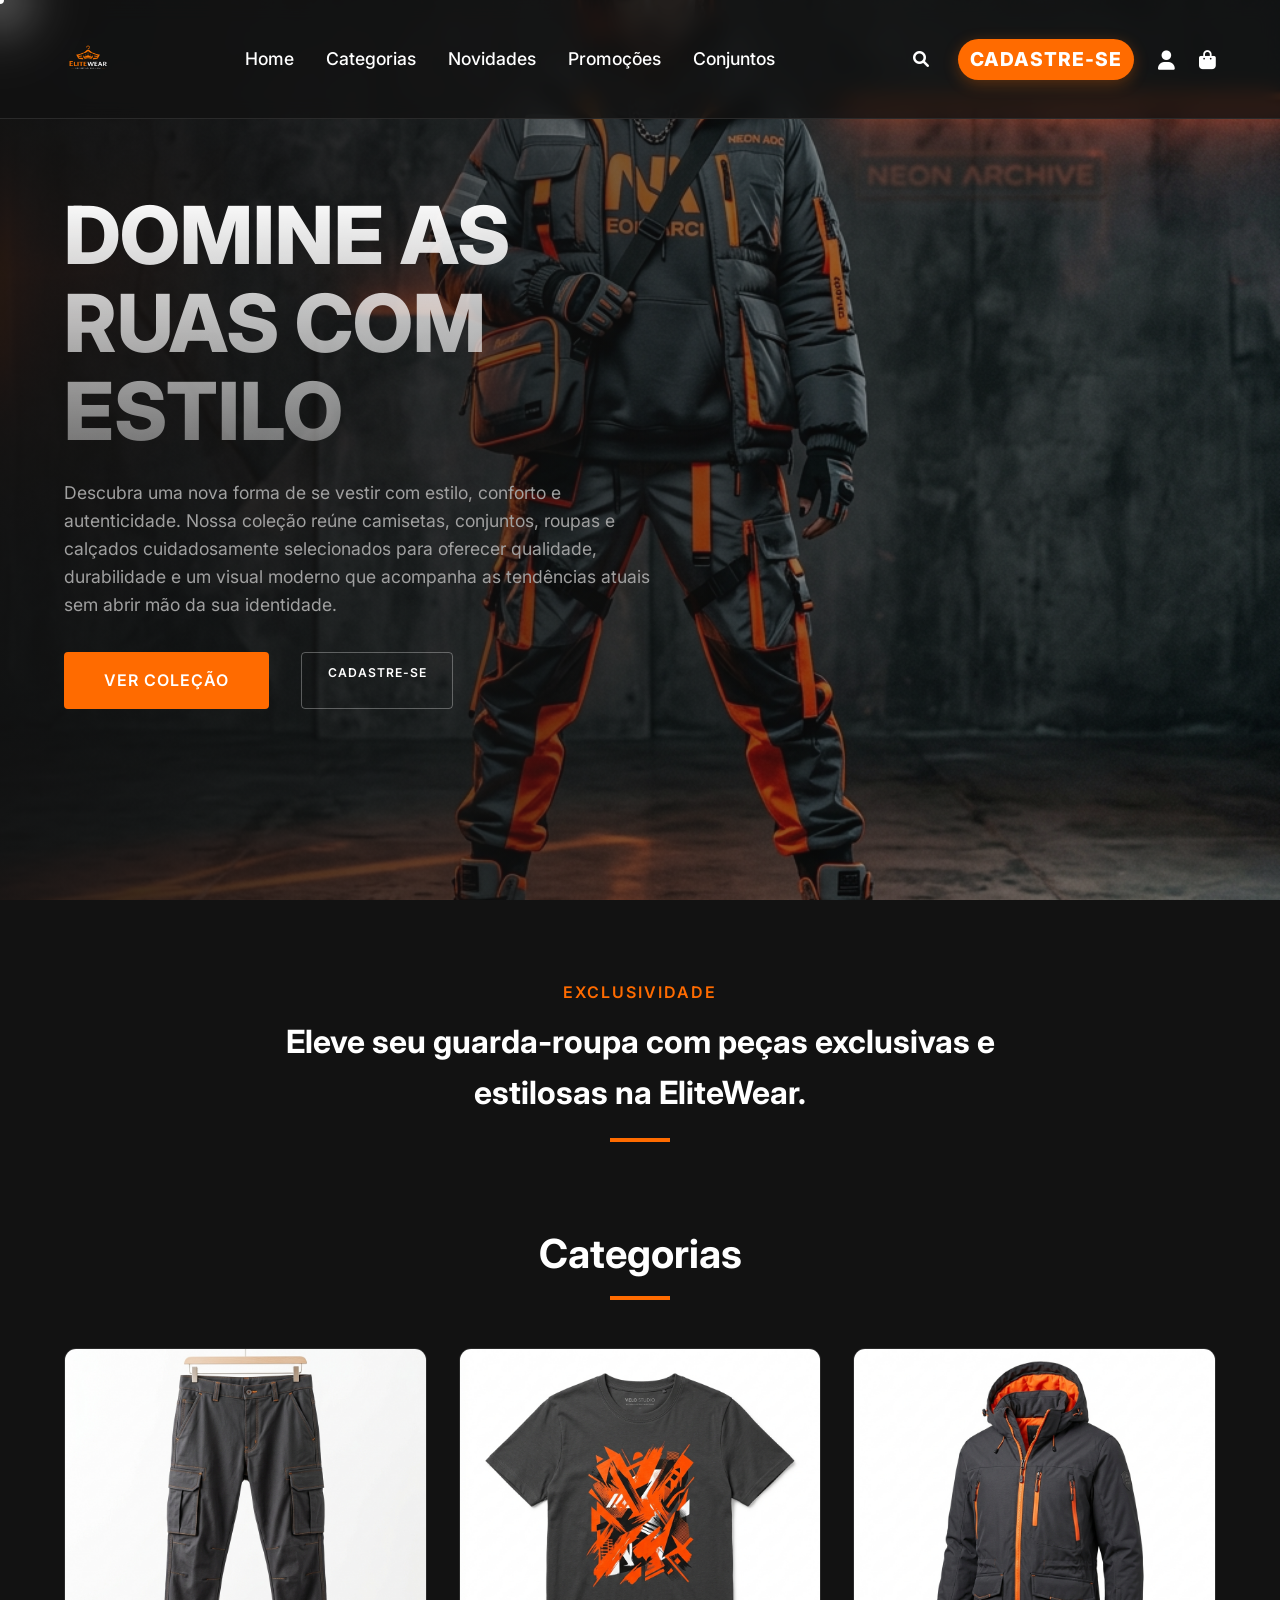
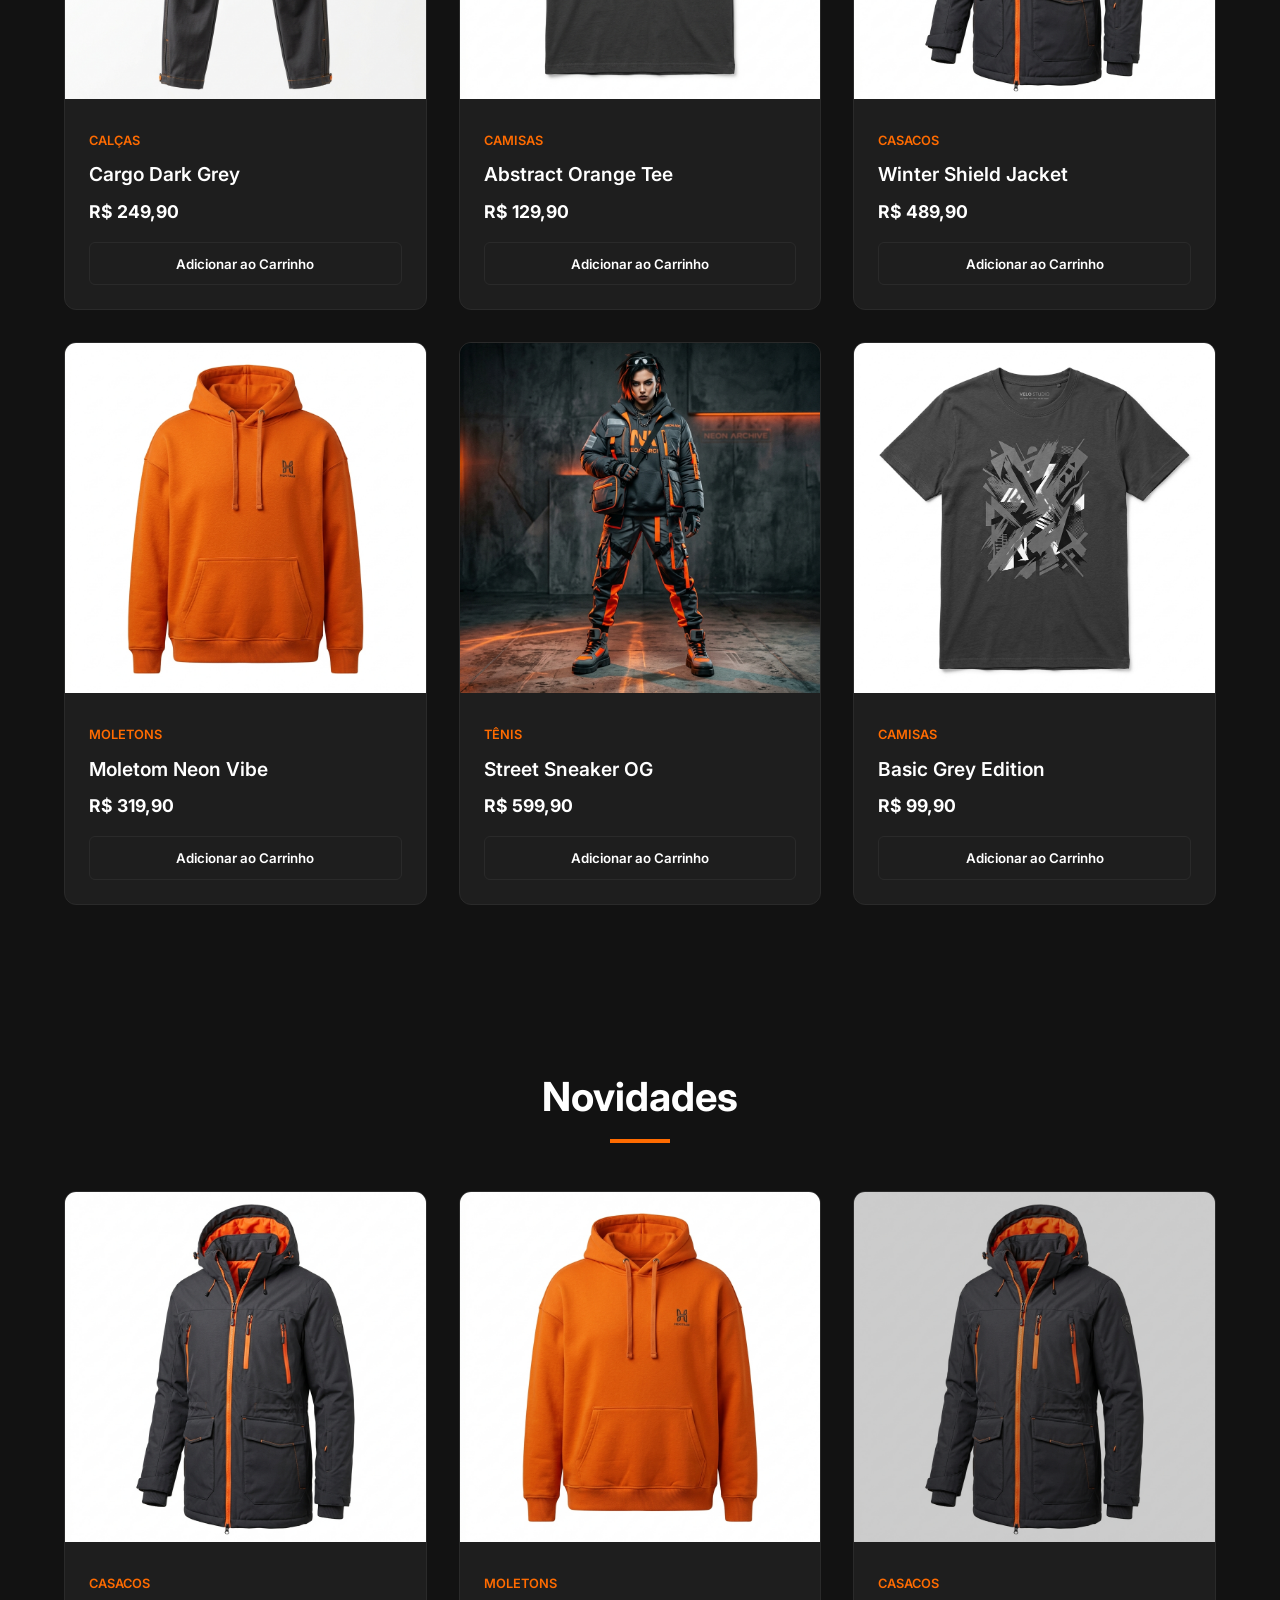
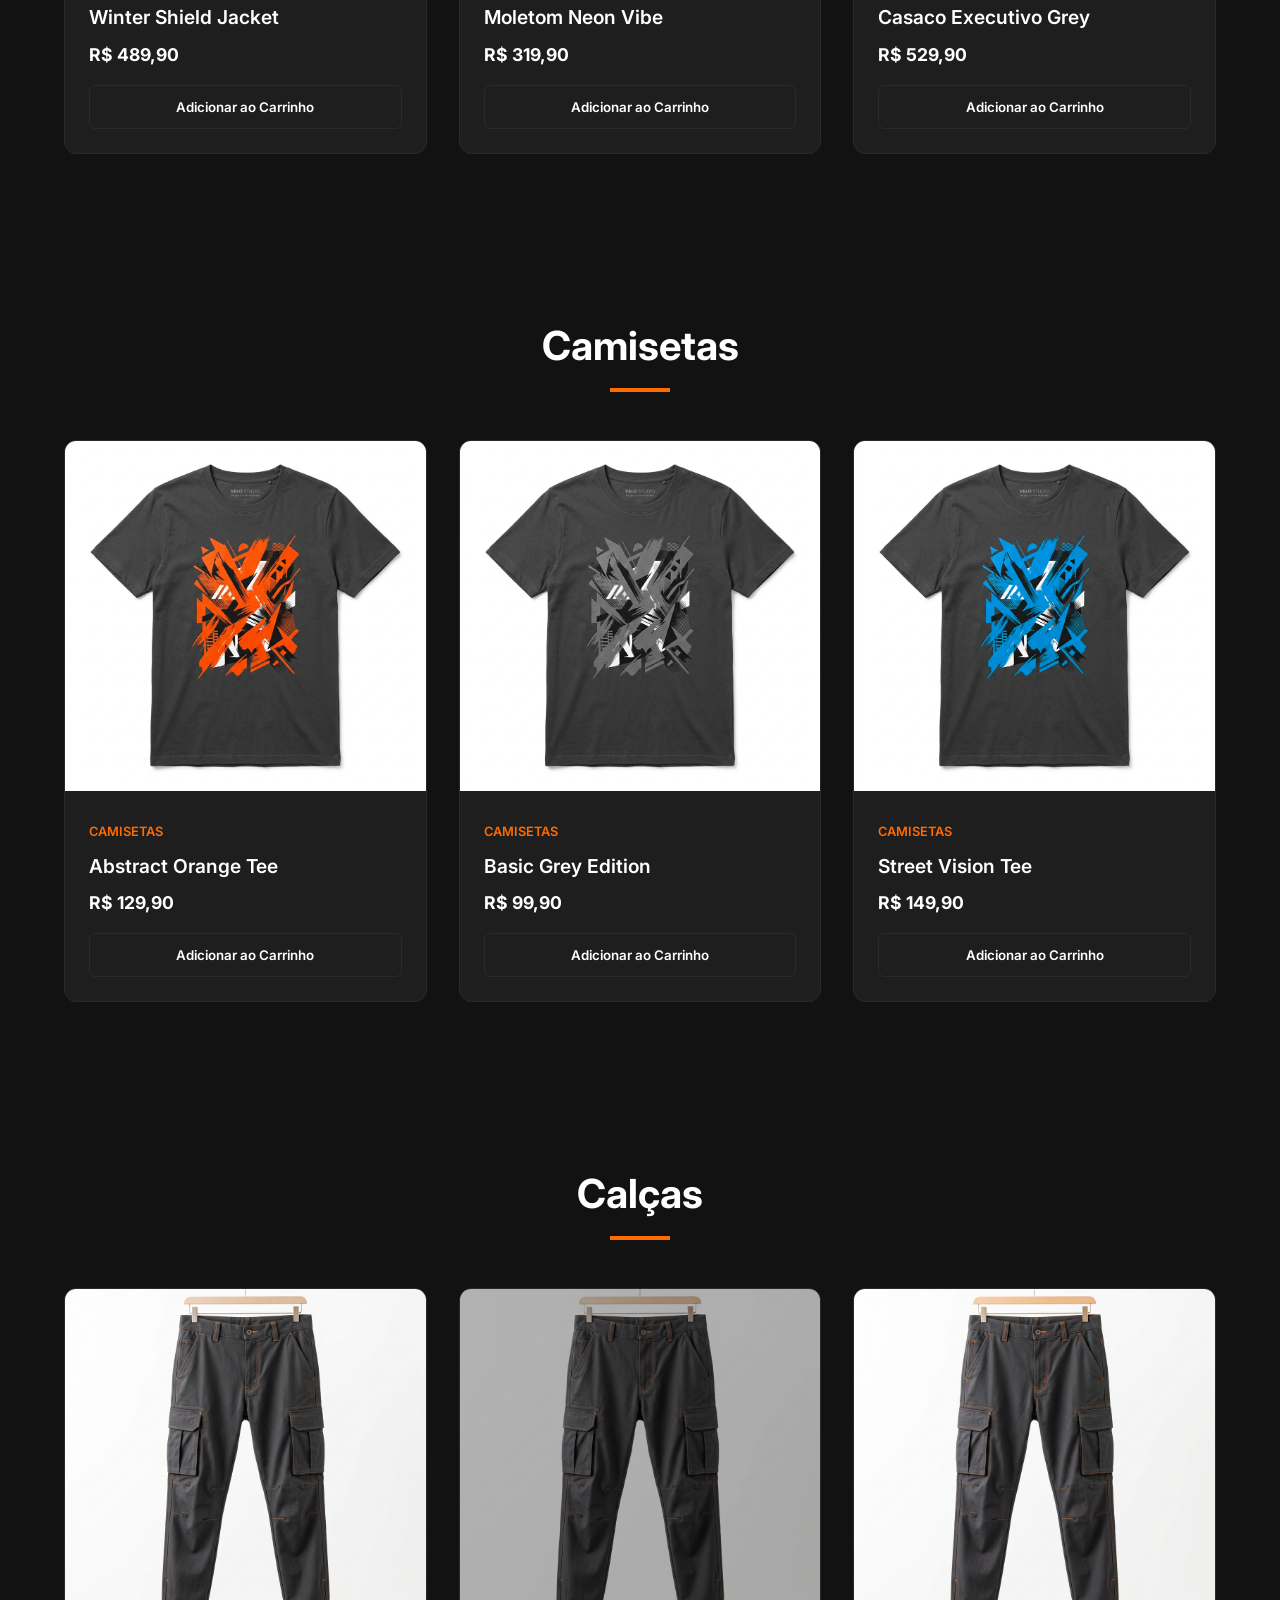
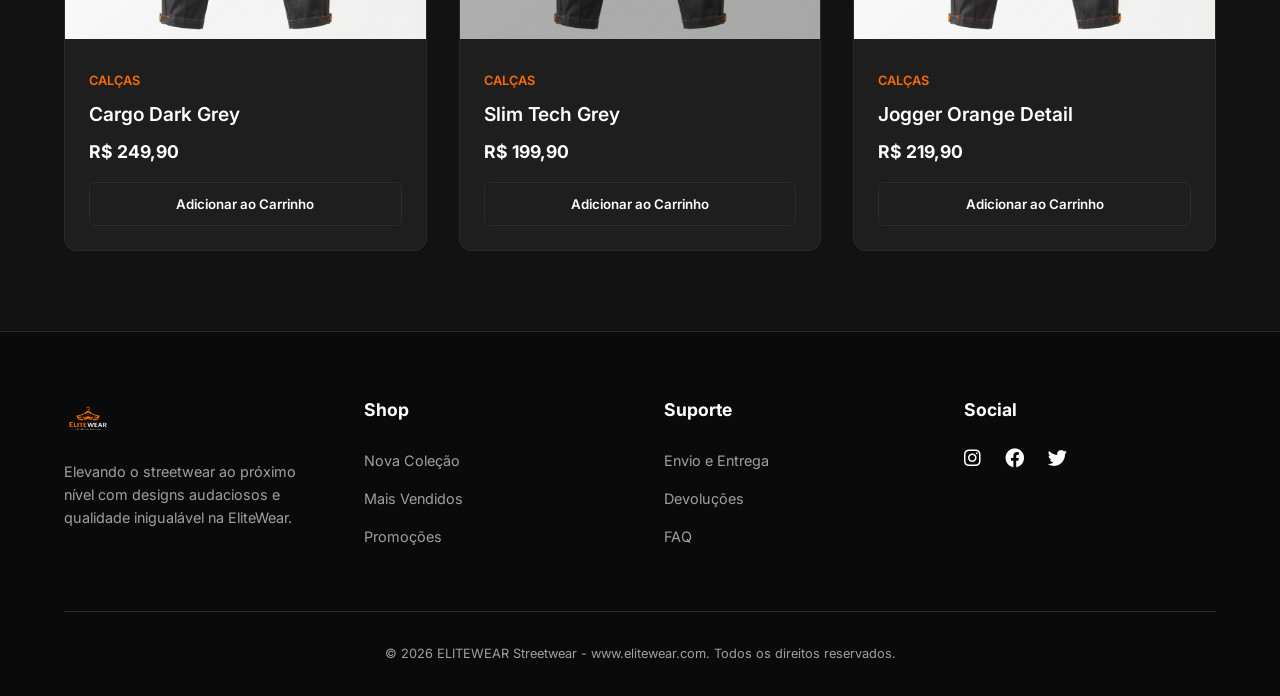
<file: index.html>
<!DOCTYPE html>
<html lang="pt-br">
<head>
    <meta charset="UTF-8">
    <meta name="viewport" content="width=device-width, initial-scale=1.0">
    <title>ELITEWEAR | Streetwear Premium</title>
    <meta name="description" content="Descubra uma nova forma de se vestir com estilo, conforto e autenticidade. Nossa coleção reúne camisetas, conjuntos, roupas e calçados cuidadosamente selecionados.">
    
    <!-- Open Graph / Facebook -->
    <meta property="og:type" content="website">
    <meta property="og:url" content="https://elitewer.vercel.app/">
    <meta property="og:title" content="ELITEWEAR | Streetwear Premium">
    <meta property="og:description" content="Descubra uma nova forma de se vestir com estilo, conforto e autenticidade.">
    <meta property="og:image" content="assets/hero.png">

    <!-- Twitter -->
    <meta property="twitter:card" content="summary_large_image">
    <meta property="twitter:url" content="https://elitewer.vercel.app/">
    <meta property="twitter:title" content="ELITEWEAR | Streetwear Premium">
    <meta property="twitter:description" content="Descubra uma nova forma de se vestir com estilo, conforto e autenticidade.">
    <meta property="twitter:image" content="assets/hero.png">

    <link rel="canonical" href="https://elitewer.vercel.app">
    <link rel="stylesheet" href="style.css">
    <link rel="stylesheet" href="https://cdnjs.cloudflare.com/ajax/libs/font-awesome/6.0.0/css/all.min.css">
</head>
<body>
    <canvas id="bg"></canvas>
    <div class="cursor"></div>
    <div class="cursor-dot"></div>
    <nav>
        <div class="logo"><a href="/"><img src="assets/logo.png" alt="EliteWear Logo"></a></div>
        <ul class="nav-links">
            <li><a href="#home">Home</a></li>
            <li><a href="categorias">Categorias</a></li>
            <li><a href="novidades">Novidades</a></li>
            <li><a href="promocoes">Promoções</a></li>
            <li><a href="conjuntos">Conjuntos</a></li>
        </ul>
        <div class="nav-icons">
            <div class="search-container">
                <input type="text" id="searchInput" class="search-input" placeholder="Buscar peças...">
                <i class="fas fa-search" id="searchToggle"></i>
            </div>
            <a href="register" class="register-mobile-link">Cadastre-se</a>
            <a href="login" class="nav-icon-link"><i class="fas fa-user"></i></a>
            <i class="fas fa-shopping-bag"></i>
        </div>
    </nav>

    <header class="hero" id="home">
        <div class="hero-content">
            <h1>DOMINE AS RUAS COM ESTILO</h1>
            <p>Descubra uma nova forma de se vestir com estilo, conforto e autenticidade. Nossa coleção reúne camisetas, conjuntos, roupas e calçados cuidadosamente selecionados para oferecer qualidade, durabilidade e um visual moderno que acompanha as tendências atuais sem abrir mão da sua identidade.</p>
            <div class="hero-btns">
                <a href="categorias.html" class="btn-primary magnetic">Ver Coleção</a>
                <a href="register.html" class="btn-secondary magnetic">Cadastre-se</a>
            </div>
        </div>
    </header>

    <main id="destaques">
        <!-- Nova Seção de Introdução -->
        <div class="section-title">
            <p style="color: var(--primary-orange); font-weight: 600; text-transform: uppercase; letter-spacing: 2px; margin-bottom: 10px;">Exclusividade</p>
            <h2 style="font-size: 2rem; max-width: 800px; margin: 0 auto;">Eleve seu guarda-roupa com peças exclusivas e estilosas na EliteWear.</h2>
            <div class="underline" style="margin-top: 20px;"></div>
        </div>

        <div class="section-title">
            <h2>Categorias</h2>
            <div class="underline"></div>
        </div>

        <section class="products-grid">
            <!-- Conjuntos (Navigation links to this section as Conjuntos) -->
            <article class="product-card" data-category="conjuntos destaque">
                <img src="assets/pants.png" alt="Conjunto Cargo Dark Grey" class="product-image">
                <div class="product-info">
                    <span class="product-category">Calças</span>
                    <h3 class="product-name">Cargo Dark Grey</h3>
                    <p class="product-price">R$ 249,90</p>
                    <button class="add-to-cart magnetic">Adicionar ao Carrinho</button>
                </div>
            </article>

            <!-- Camisas -->
            <article class="product-card" data-category="camisas destaque">
                <img src="assets/shirt.png" alt="Camiseta Abstract Orange" class="product-image">
                <div class="product-info">
                    <span class="product-category">Camisas</span>
                    <h3 class="product-name">Abstract Orange Tee</h3>
                    <p class="product-price">R$ 129,90</p>
                    <button class="add-to-cart magnetic">Adicionar ao Carrinho</button>
                </div>
            </article>

            <!-- Casacos -->
            <article class="product-card" data-category="casacos destaque">
                <img src="assets/coat.png" alt="Jaqueta Winter Shield" class="product-image">
                <div class="product-info">
                    <span class="product-category">Casacos</span>
                    <h3 class="product-name">Winter Shield Jacket</h3>
                    <p class="product-price">R$ 489,90</p>
                    <button class="add-to-cart magnetic">Adicionar ao Carrinho</button>
                </div>
            </article>

            <!-- Moletons -->
            <article class="product-card" data-category="moletons destaque">
                <img src="assets/hoodie.png" alt="Moletom Neon Vibe" class="product-image">
                <div class="product-info">
                    <span class="product-category">Moletons</span>
                    <h3 class="product-name">Moletom Neon Vibe</h3>
                    <p class="product-price">R$ 319,90</p>
                    <button class="add-to-cart magnetic">Adicionar ao Carrinho</button>
                </div>
            </article>

            <!-- Tênis -->
            <article class="product-card" data-category="tenis destaque">
                <img src="assets/hero.png" alt="Street Sneaker OG" class="product-image" style="object-position: bottom;">
                <div class="product-info">
                    <span class="product-category">Tênis</span>
                    <h3 class="product-name">Street Sneaker OG</h3>
                    <p class="product-price">R$ 599,90</p>
                    <button class="add-to-cart magnetic">Adicionar ao Carrinho</button>
                </div>
            </article>

            <!-- Camisas 2 -->
            <article class="product-card" data-category="camisas">
                <img src="assets/shirt.png" alt="Camiseta Basic Grey" class="product-image" style="filter: grayscale(1);">
                <div class="product-info">
                    <span class="product-category">Camisas</span>
                    <h3 class="product-name">Basic Grey Edition</h3>
                    <p class="product-price">R$ 99,90</p>
                    <button class="add-to-cart magnetic">Adicionar ao Carrinho</button>
                </div>
            </article>
        </section>

        <!-- Seção Exclusiva de Casacos -->
        <div class="section-title" id="casacos-section">
            <h2>Novidades</h2>
            <div class="underline"></div>
        </div>

        <section class="products-grid">
            <article class="product-card" data-category="casacos">
                <img src="assets/coat.png" alt="Jaqueta Winter Shield" class="product-image">
                <div class="product-info">
                    <span class="product-category">Casacos</span>
                    <h3 class="product-name">Winter Shield Jacket</h3>
                    <p class="product-price">R$ 489,90</p>
                    <button class="add-to-cart magnetic">Adicionar ao Carrinho</button>
                </div>
            </article>

            <article class="product-card" data-category="casacos">
                <img src="assets/hoodie.png" alt="Moletom Neon Vibe" class="product-image">
                <div class="product-info">
                    <span class="product-category">Moletons</span>
                    <h3 class="product-name">Moletom Neon Vibe</h3>
                    <p class="product-price">R$ 319,90</p>
                    <button class="add-to-cart magnetic">Adicionar ao Carrinho</button>
                </div>
            </article>

            <article class="product-card" data-category="casacos">
                <img src="assets/coat.png" alt="Casaco Executivo Grey" class="product-image" style="filter: brightness(0.8);">
                <div class="product-info">
                    <span class="product-category">Casacos</span>
                    <h3 class="product-name">Casaco Executivo Grey</h3>
                    <p class="product-price">R$ 529,90</p>
                    <button class="add-to-cart magnetic">Adicionar ao Carrinho</button>
                </div>
            </article>
        </section>

        <!-- Seção Exclusiva de Camisetas -->
        <div class="section-title" id="camisetas-section">
            <h2>Camisetas</h2>
            <div class="underline"></div>
        </div>

        <section class="products-grid">
            <article class="product-card" data-category="camisas">
                <img src="assets/shirt.png" alt="Camiseta Abstract Orange" class="product-image">
                <div class="product-info">
                    <span class="product-category">Camisetas</span>
                    <h3 class="product-name">Abstract Orange Tee</h3>
                    <p class="product-price">R$ 129,90</p>
                    <button class="add-to-cart magnetic">Adicionar ao Carrinho</button>
                </div>
            </article>

            <article class="product-card" data-category="camisas">
                <img src="assets/shirt.png" alt="Camiseta Basic Grey" class="product-image" style="filter: grayscale(1);">
                <div class="product-info">
                    <span class="product-category">Camisetas</span>
                    <h3 class="product-name">Basic Grey Edition</h3>
                    <p class="product-price">R$ 99,90</p>
                    <button class="add-to-cart magnetic">Adicionar ao Carrinho</button>
                </div>
            </article>

            <article class="product-card" data-category="camisas">
                <img src="assets/shirt.png" alt="Camiseta Street Vision" class="product-image" style="filter: hue-rotate(180deg);">
                <div class="product-info">
                    <span class="product-category">Camisetas</span>
                    <h3 class="product-name">Street Vision Tee</h3>
                    <p class="product-price">R$ 149,90</p>
                    <button class="add-to-cart magnetic">Adicionar ao Carrinho</button>
                </div>
            </article>
        </section>

        <!-- Seção de Calças (Acessada via link Conjuntos) -->
        <div class="section-title" id="conjuntos-section">
            <h2>Calças</h2>
            <div class="underline"></div>
        </div>

        <section class="products-grid">
            <article class="product-card" data-category="conjuntos">
                <img src="assets/pants.png" alt="Conjunto Cargo Dark Grey" class="product-image">
                <div class="product-info">
                    <span class="product-category">Calças</span>
                    <h3 class="product-name">Cargo Dark Grey</h3>
                    <p class="product-price">R$ 249,90</p>
                    <button class="add-to-cart magnetic">Adicionar ao Carrinho</button>
                </div>
            </article>

            <article class="product-card" data-category="conjuntos">
                <img src="assets/pants.png" alt="Conjunto Slim Tech" class="product-image" style="filter: brightness(0.7);">
                <div class="product-info">
                    <span class="product-category">Calças</span>
                    <h3 class="product-name">Slim Tech Grey</h3>
                    <p class="product-price">R$ 199,90</p>
                    <button class="add-to-cart magnetic">Adicionar ao Carrinho</button>
                </div>
            </article>

            <article class="product-card" data-category="conjuntos">
                <img src="assets/pants.png" alt="Jogger Orange Detail" class="product-image" style="filter: saturate(1.5);">
                <div class="product-info">
                    <span class="product-category">Calças</span>
                    <h3 class="product-name">Jogger Orange Detail</h3>
                    <p class="product-price">R$ 219,90</p>
                    <button class="add-to-cart magnetic">Adicionar ao Carrinho</button>
                </div>
            </article>
        </section>
    </main>

    <footer>
        <div class="footer-grid">
            <div class="footer-col">
                <div class="logo"><img src="assets/logo.png" alt="EliteWear Logo"></div>
                <p style="margin-top: 1rem; color: var(--text-grey); font-size: 0.9rem;">Elevando o streetwear ao próximo nível com designs audaciosos e qualidade inigualável na EliteWear.</p>
            </div>
            <div class="footer-col">
                <h3>Shop</h3>
                <ul>
                    <li><a href="novidades.html">Nova Coleção</a></li>
                    <li><a href="#">Mais Vendidos</a></li>
                    <li><a href="promocoes.html">Promoções</a></li>
                </ul>
            </div>
            <div class="footer-col">
                <h3>Suporte</h3>
                <ul>
                    <li><a href="#">Envio e Entrega</a></li>
                    <li><a href="#">Devoluções</a></li>
                    <li><a href="#">FAQ</a></li>
                </ul>
            </div>
            <div class="footer-col">
                <h3>Social</h3>
                <div class="nav-icons" style="margin-top: 1rem;">
                    <i class="fab fa-instagram"></i>
                    <i class="fab fa-facebook"></i>
                    <i class="fab fa-twitter"></i>
                </div>
            </div>
        </div>
        <div class="copyright">
            <p>&copy; 2026 ELITEWEAR Streetwear - www.elitewear.com. Todos os direitos reservados.</p>
        </div>
    </footer>

    <script src="script.js"></script>
</body>
</html>
</file>
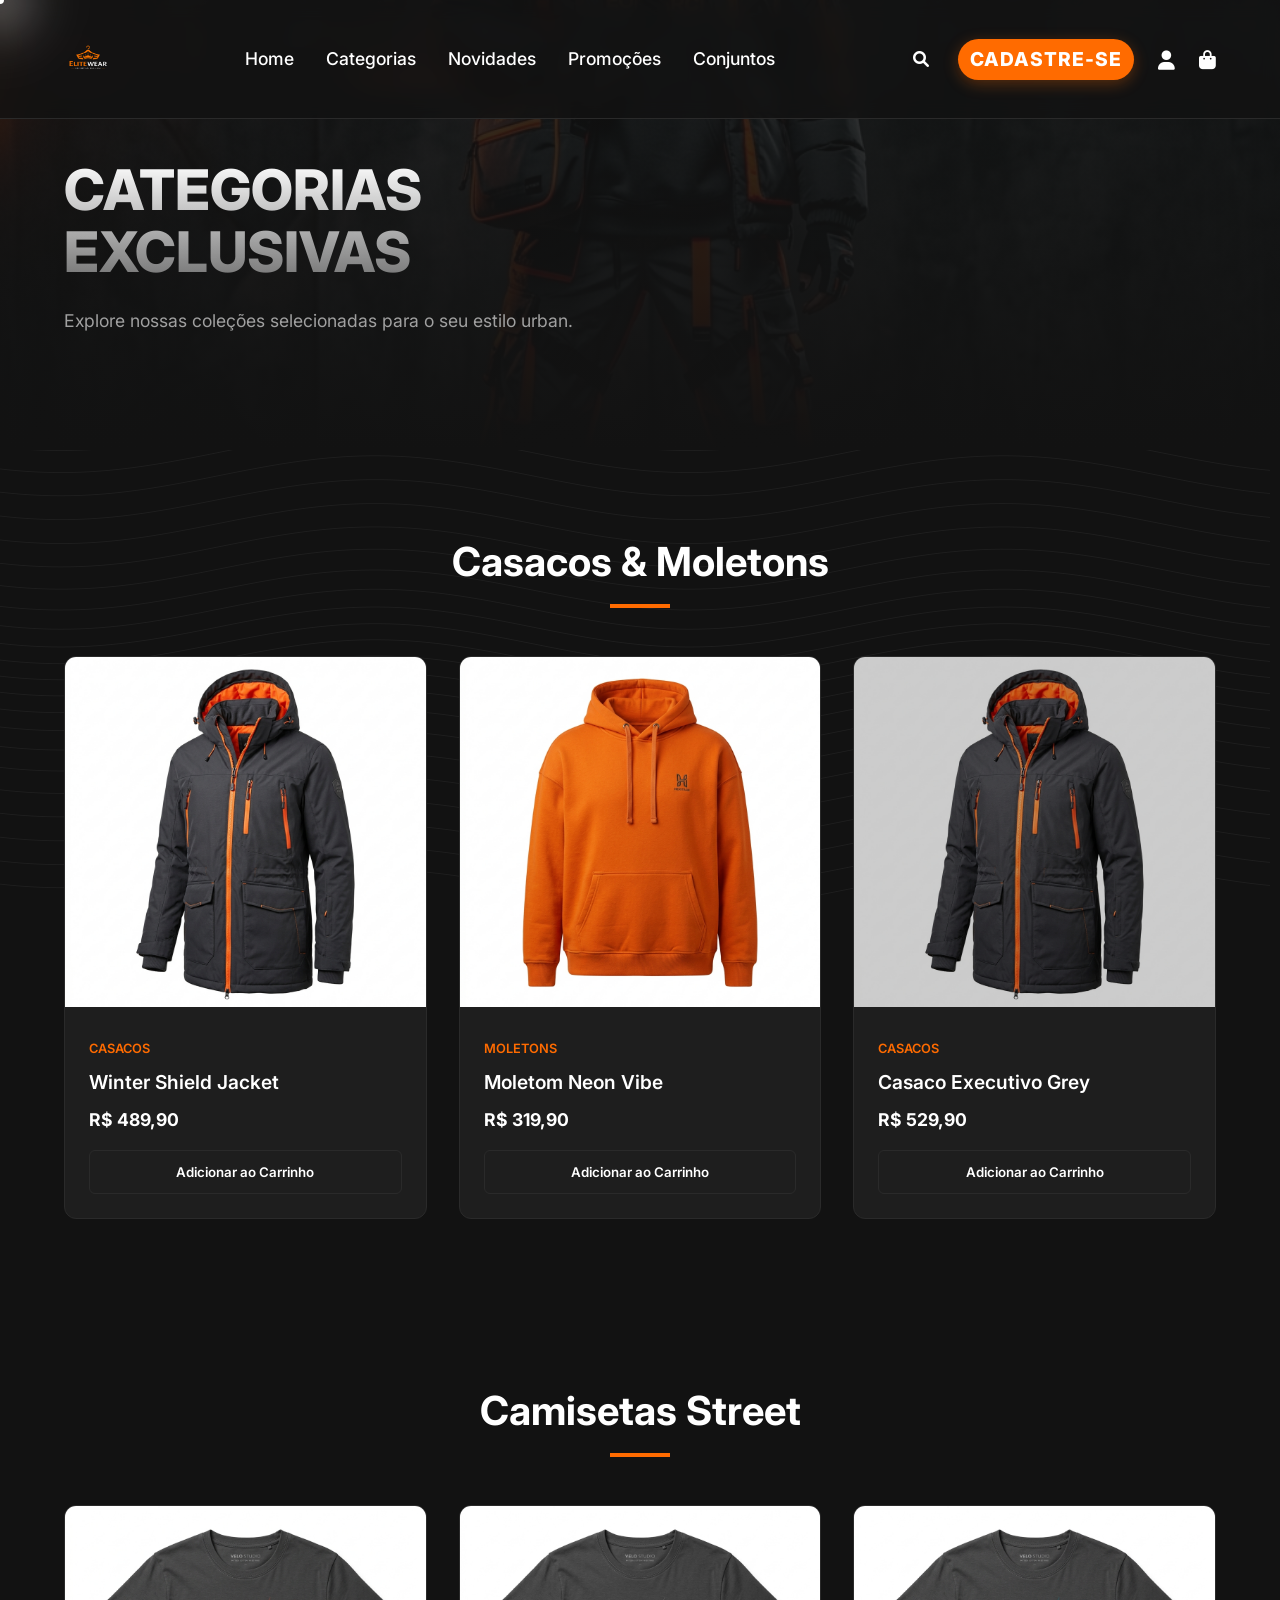
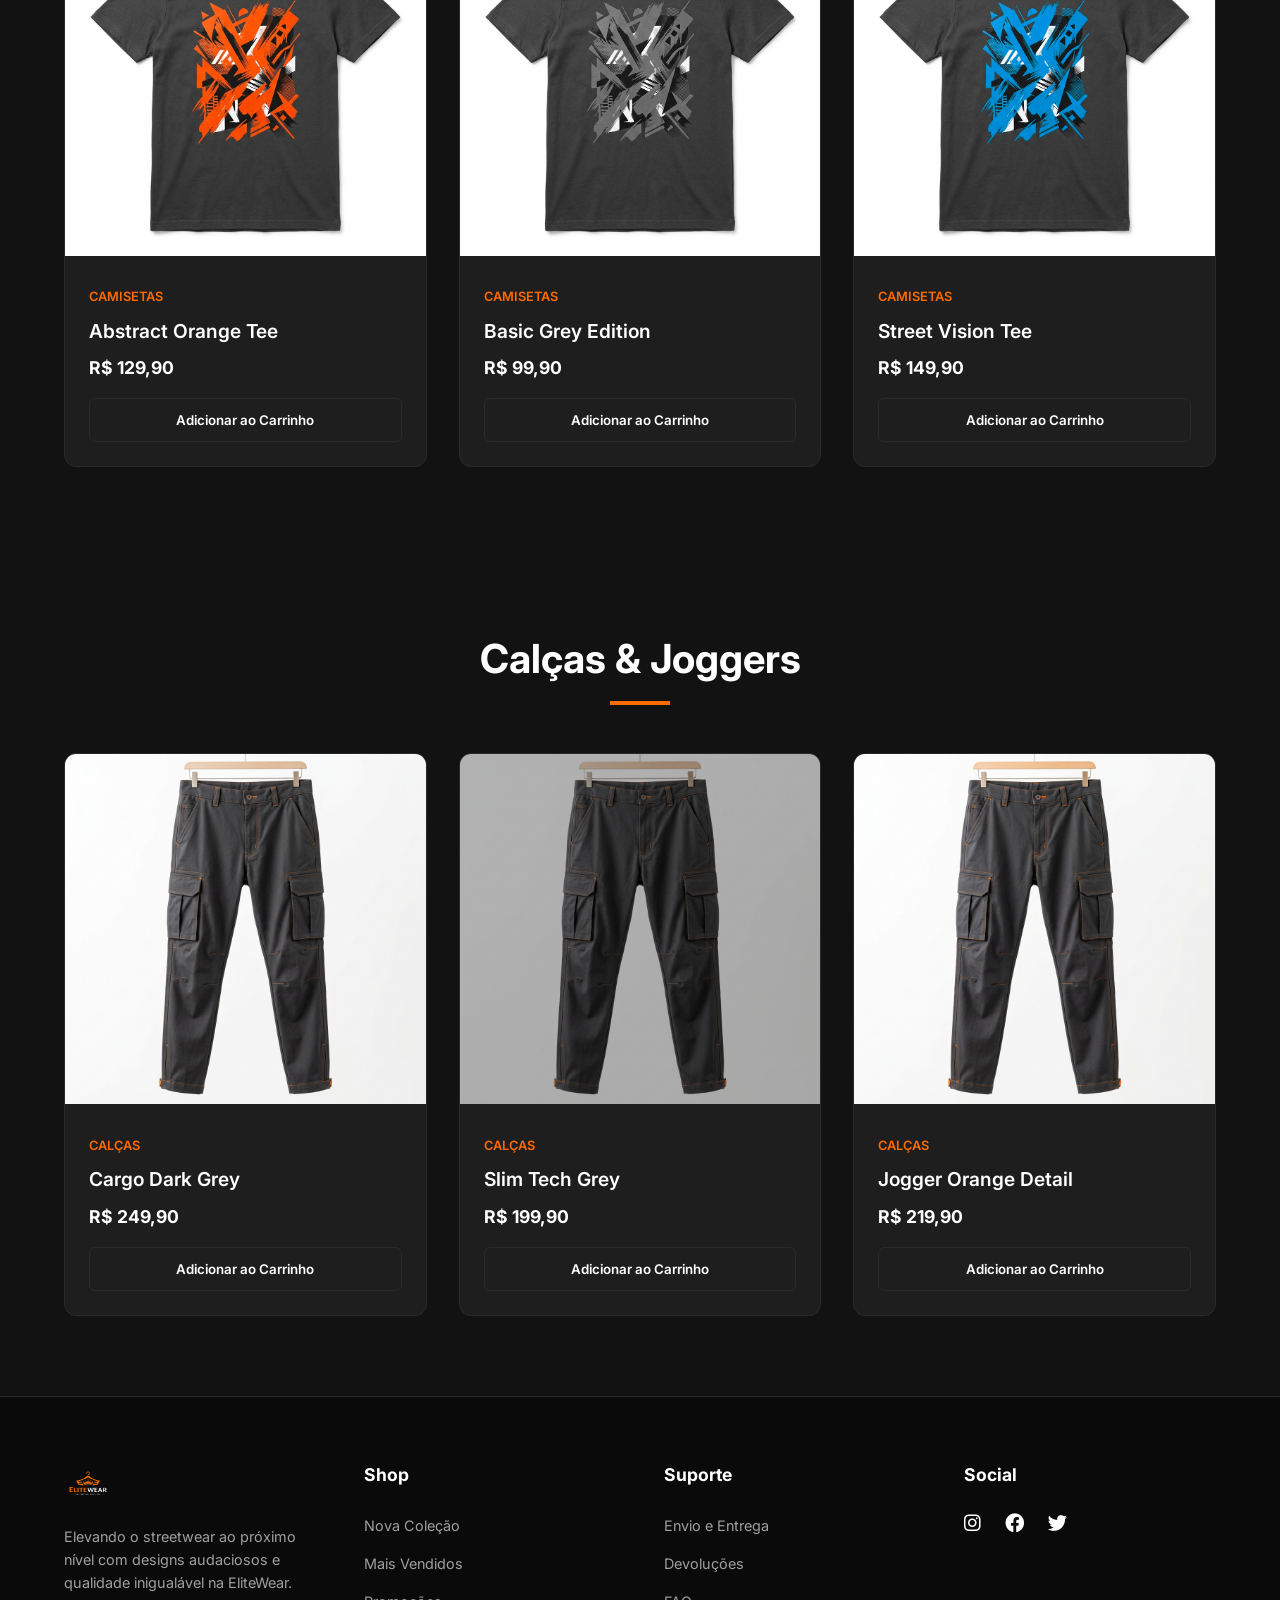
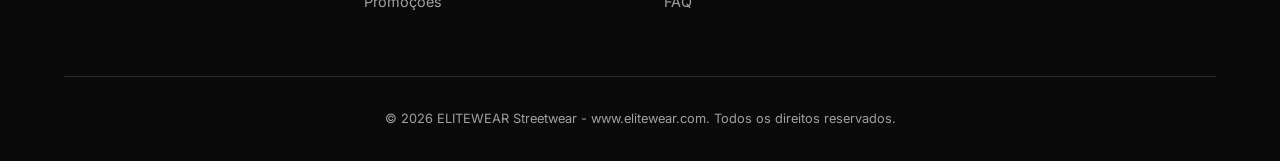
<file: categorias.html>
<!DOCTYPE html>
<html lang="pt-br">
<head>
    <meta charset="UTF-8">
    <meta name="viewport" content="width=device-width, initial-scale=1.0">
    <title>Categorias | ELITEWEAR</title>
    <meta name="description" content="Descubra uma nova forma de se vestir com estilo, conforto e autenticidade. Nossa coleção reúne camisetas, conjuntos, roupas e calçados cuidadosamente selecionados para oferecer qualidade, durabilidade e um visual moderno que acompanha as tendências atuais sem abrir mão da sua identidade.">
    <link rel="canonical" href="https://www.elitewear.com/categorias.html">
    <link rel="stylesheet" href="style.css">
    <link rel="stylesheet" href="https://cdnjs.cloudflare.com/ajax/libs/font-awesome/6.0.0/css/all.min.css">
</head>
<body>
    <canvas id="bg"></canvas>
    <div class="cursor"></div>
    <div class="cursor-dot"></div>
    
    <nav>
        <div class="logo"><a href="index.html"><img src="assets/logo.png" alt="EliteWear Logo" style="height: 48px;"></a></div>
        <ul class="nav-links">
            <li><a href="index.html#home">Home</a></li>
            <li><a href="categorias.html">Categorias</a></li>
            <li><a href="novidades.html">Novidades</a></li>
            <li><a href="promocoes.html">Promoções</a></li>
            <li><a href="conjuntos.html">Conjuntos</a></li>
        </ul>
        <div class="nav-icons">
            <div class="search-container">
                <input type="text" id="searchInput" class="search-input" placeholder="Buscar peças...">
                <i class="fas fa-search" id="searchToggle"></i>
            </div>
            <a href="register.html" class="register-mobile-link">Cadastre-se</a>
            <a href="login.html" class="nav-icon-link"><i class="fas fa-user"></i></a>
            <i class="fas fa-shopping-bag"></i>
        </div>
    </nav>

    <header class="hero" style="height: 50vh; display: flex; align-items: flex-start; padding-top: 10rem; background: linear-gradient(to bottom, rgba(18, 18, 18, 0.8), var(--dark-bg)), url('assets/hero.png'); background-size: cover; background-position: center;">
        <div class="hero-content">
            <h1 style="font-size: 3.5rem;">CATEGORIAS EXCLUSIVAS</h1>
            <p>Explore nossas coleções selecionadas para o seu estilo urban.</p>
        </div>
    </header>

    <main>
        <!-- Casacos -->
        <div class="section-title" id="casacos">
            <h2>Casacos & Moletons</h2>
            <div class="underline"></div>
        </div>
        <section class="products-grid">
            <article class="product-card">
                <img src="assets/coat.png" alt="Jaqueta Winter Shield" class="product-image">
                <div class="product-info">
                    <span class="product-category">Casacos</span>
                    <h3 class="product-name">Winter Shield Jacket</h3>
                    <p class="product-price">R$ 489,90</p>
                    <button class="add-to-cart magnetic">Adicionar ao Carrinho</button>
                </div>
            </article>
            <article class="product-card">
                <img src="assets/hoodie.png" alt="Moletom Neon Vibe" class="product-image">
                <div class="product-info">
                    <span class="product-category">Moletons</span>
                    <h3 class="product-name">Moletom Neon Vibe</h3>
                    <p class="product-price">R$ 319,90</p>
                    <button class="add-to-cart magnetic">Adicionar ao Carrinho</button>
                </div>
            </article>
            <article class="product-card">
                <img src="assets/coat.png" alt="Casaco Executivo Grey" class="product-image" style="filter: brightness(0.8);">
                <div class="product-info">
                    <span class="product-category">Casacos</span>
                    <h3 class="product-name">Casaco Executivo Grey</h3>
                    <p class="product-price">R$ 529,90</p>
                    <button class="add-to-cart magnetic">Adicionar ao Carrinho</button>
                </div>
            </article>
        </section>

        <!-- Camisetas -->
        <div class="section-title" id="camisetas">
            <h2>Camisetas Street</h2>
            <div class="underline"></div>
        </div>
        <section class="products-grid">
            <article class="product-card">
                <img src="assets/shirt.png" alt="Camiseta Abstract Orange" class="product-image">
                <div class="product-info">
                    <span class="product-category">Camisetas</span>
                    <h3 class="product-name">Abstract Orange Tee</h3>
                    <p class="product-price">R$ 129,90</p>
                    <button class="add-to-cart magnetic">Adicionar ao Carrinho</button>
                </div>
            </article>
            <article class="product-card">
                <img src="assets/shirt.png" alt="Camiseta Basic Grey" class="product-image" style="filter: grayscale(1);">
                <div class="product-info">
                    <span class="product-category">Camisetas</span>
                    <h3 class="product-name">Basic Grey Edition</h3>
                    <p class="product-price">R$ 99,90</p>
                    <button class="add-to-cart magnetic">Adicionar ao Carrinho</button>
                </div>
            </article>
            <article class="product-card">
                <img src="assets/shirt.png" alt="Camiseta Street Vision" class="product-image" style="filter: hue-rotate(180deg);">
                <div class="product-info">
                    <span class="product-category">Camisetas</span>
                    <h3 class="product-name">Street Vision Tee</h3>
                    <p class="product-price">R$ 149,90</p>
                    <button class="add-to-cart magnetic">Adicionar ao Carrinho</button>
                </div>
            </article>
        </section>

        <!-- Calças -->
        <div class="section-title" id="conjuntos">
            <h2>Calças & Joggers</h2>
            <div class="underline"></div>
        </div>
        <section class="products-grid">
            <article class="product-card">
                <img src="assets/pants.png" alt="Conjunto Cargo Dark Grey" class="product-image">
                <div class="product-info">
                    <span class="product-category">Calças</span>
                    <h3 class="product-name">Cargo Dark Grey</h3>
                    <p class="product-price">R$ 249,90</p>
                    <button class="add-to-cart magnetic">Adicionar ao Carrinho</button>
                </div>
            </article>
            <article class="product-card">
                <img src="assets/pants.png" alt="Conjunto Slim Tech" class="product-image" style="filter: brightness(0.7);">
                <div class="product-info">
                    <span class="product-category">Calças</span>
                    <h3 class="product-name">Slim Tech Grey</h3>
                    <p class="product-price">R$ 199,90</p>
                    <button class="add-to-cart magnetic">Adicionar ao Carrinho</button>
                </div>
            </article>
            <article class="product-card">
                <img src="assets/pants.png" alt="Jogger Orange Detail" class="product-image" style="filter: saturate(1.5);">
                <div class="product-info">
                    <span class="product-category">Calças</span>
                    <h3 class="product-name">Jogger Orange Detail</h3>
                    <p class="product-price">R$ 219,90</p>
                    <button class="add-to-cart magnetic">Adicionar ao Carrinho</button>
                </div>
            </article>
        </section>
    </main>

    <footer>
        <div class="footer-grid">
            <div class="footer-col">
                <div class="logo"><img src="assets/logo.png" alt="EliteWear Logo" style="height: 48px;"></div>
                <p style="margin-top: 1rem; color: var(--text-grey); font-size: 0.9rem;">Elevando o streetwear ao próximo nível com designs audaciosos e qualidade inigualável na EliteWear.</p>
            </div>
            <div class="footer-col">
                <h3>Shop</h3>
                <ul>
                    <li><a href="categorias.html">Nova Coleção</a></li>
                    <li><a href="#">Mais Vendidos</a></li>
                    <li><a href="promocoes.html">Promoções</a></li>
                </ul>
            </div>
            <div class="footer-col">
                <h3>Suporte</h3>
                <ul>
                    <li><a href="#">Envio e Entrega</a></li>
                    <li><a href="#">Devoluções</a></li>
                    <li><a href="#">FAQ</a></li>
                </ul>
            </div>
            <div class="footer-col">
                <h3>Social</h3>
                <div class="nav-icons" style="margin-top: 1rem;">
                    <i class="fab fa-instagram"></i>
                    <i class="fab fa-facebook"></i>
                    <i class="fab fa-twitter"></i>
                </div>
            </div>
        </div>
        <div class="copyright">
            <p>&copy; 2026 ELITEWEAR Streetwear - www.elitewear.com. Todos os direitos reservados.</p>
        </div>
    </footer>

    <script src="script.js"></script>
</body>
</html>
</file>
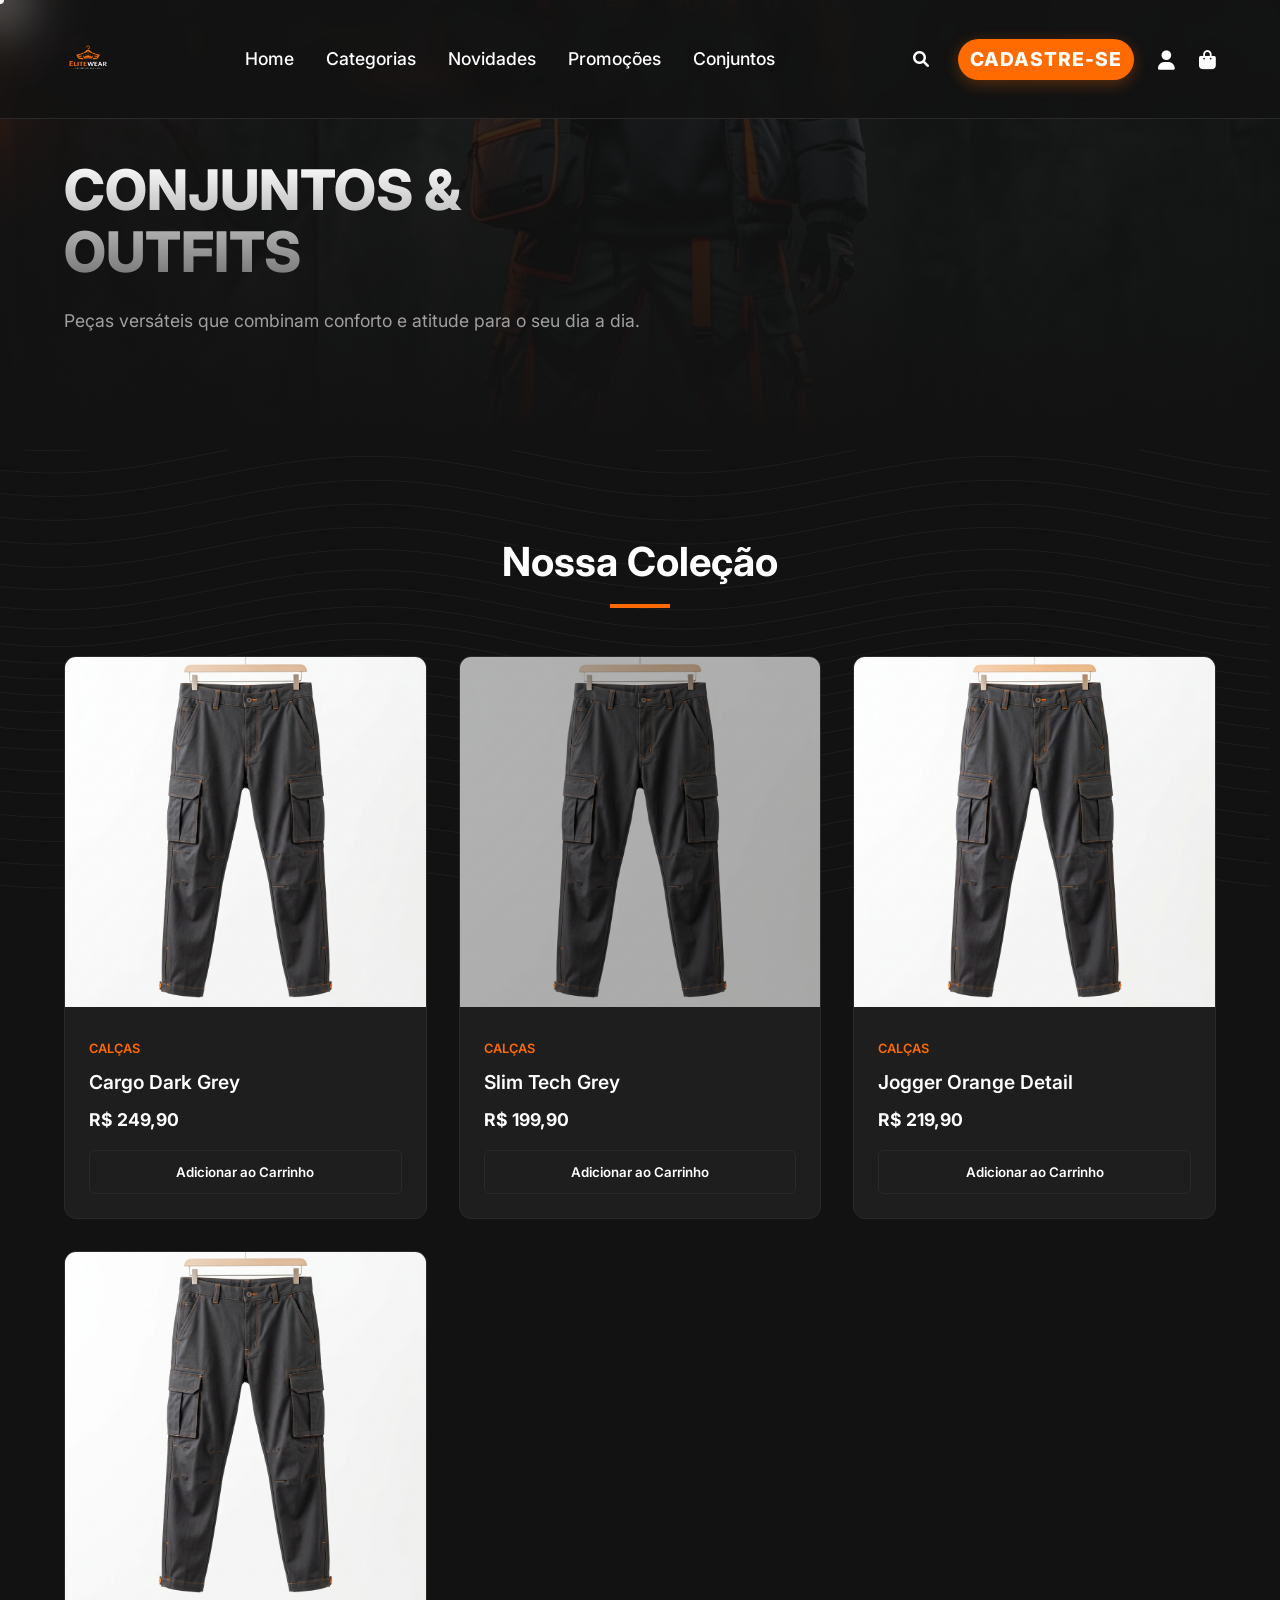
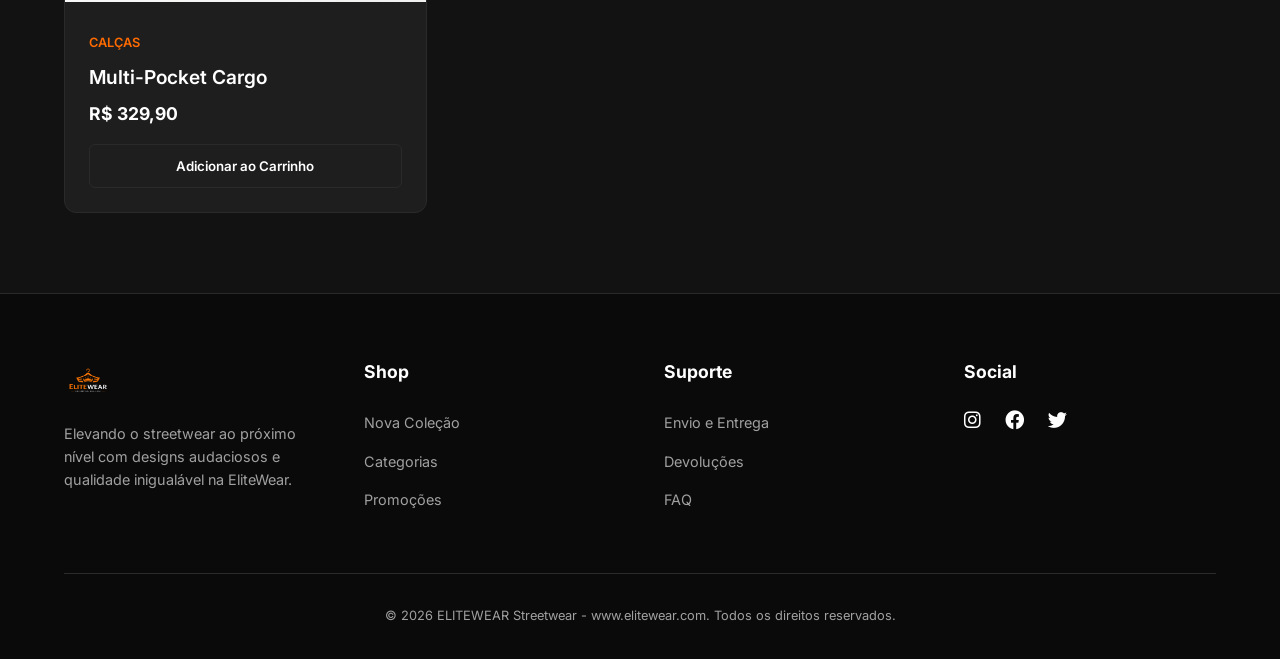
<file: conjuntos.html>
<!DOCTYPE html>
<html lang="pt-br">
<head>
    <meta charset="UTF-8">
    <meta name="viewport" content="width=device-width, initial-scale=1.0">
    <title>Conjuntos | ELITEWEAR</title>
    <meta name="description" content="Descubra uma nova forma de se vestir com estilo, conforto e autenticidade. Nossa coleção reúne camisetas, conjuntos, roupas e calçados cuidadosamente selecionados para oferecer qualidade, durabilidade e um visual moderno que acompanha as tendências atuais sem abrir mão da sua identidade.">
    <link rel="canonical" href="https://www.elitewear.com/conjuntos.html">
    <link rel="stylesheet" href="style.css">
    <link rel="stylesheet" href="https://cdnjs.cloudflare.com/ajax/libs/font-awesome/6.0.0/css/all.min.css">
</head>
<body>
    <canvas id="bg"></canvas>
    <div class="cursor"></div>
    <div class="cursor-dot"></div>
    
    <nav>
        <div class="logo"><a href="index.html"><img src="assets/logo.png" alt="EliteWear Logo" style="height: 48px;"></a></div>
        <ul class="nav-links">
            <li><a href="index.html#home">Home</a></li>
            <li><a href="categorias.html">Categorias</a></li>
            <li><a href="novidades.html">Novidades</a></li>
            <li><a href="promocoes.html">Promoções</a></li>
            <li><a href="conjuntos.html">Conjuntos</a></li>
        </ul>
        <div class="nav-icons">
            <div class="search-container">
                <input type="text" id="searchInput" class="search-input" placeholder="Buscar peças...">
                <i class="fas fa-search" id="searchToggle"></i>
            </div>
            <a href="register.html" class="register-mobile-link">Cadastre-se</a>
            <a href="login.html" class="nav-icon-link"><i class="fas fa-user"></i></a>
            <i class="fas fa-shopping-bag"></i>
        </div>
    </nav>

    <header class="hero" style="height: 50vh; display: flex; align-items: flex-start; padding-top: 10rem; background: linear-gradient(to bottom, rgba(18, 18, 18, 0.8), var(--dark-bg)), url('assets/hero.png'); background-size: cover; background-position: center;">
        <div class="hero-content">
            <h1 style="font-size: 3.5rem;">CONJUNTOS & OUTFITS</h1>
            <p>Peças versáteis que combinam conforto e atitude para o seu dia a dia.</p>
        </div>
    </header>

    <main>
        <div class="section-title">
            <h2>Nossa Coleção</h2>
            <div class="underline"></div>
        </div>

        <section class="products-grid">
            <article class="product-card">
                <img src="assets/pants.png" alt="Conjunto Cargo Dark Grey" class="product-image">
                <div class="product-info">
                    <span class="product-category">Calças</span>
                    <h3 class="product-name">Cargo Dark Grey</h3>
                    <p class="product-price">R$ 249,90</p>
                    <button class="add-to-cart magnetic">Adicionar ao Carrinho</button>
                </div>
            </article>

            <article class="product-card">
                <img src="assets/pants.png" alt="Conjunto Slim Tech" class="product-image" style="filter: brightness(0.7);">
                <div class="product-info">
                    <span class="product-category">Calças</span>
                    <h3 class="product-name">Slim Tech Grey</h3>
                    <p class="product-price">R$ 199,90</p>
                    <button class="add-to-cart magnetic">Adicionar ao Carrinho</button>
                </div>
            </article>

            <article class="product-card">
                <img src="assets/pants.png" alt="Jogger Orange Detail" class="product-image" style="filter: saturate(1.5);">
                <div class="product-info">
                    <span class="product-category">Calças</span>
                    <h3 class="product-name">Jogger Orange Detail</h3>
                    <p class="product-price">R$ 219,90</p>
                    <button class="add-to-cart magnetic">Adicionar ao Carrinho</button>
                </div>
            </article>

            <article class="product-card">
                <img src="assets/pants.png" alt="Multi-Pocket Cargo" class="product-image">
                <div class="product-info">
                    <span class="product-category">Calças</span>
                    <h3 class="product-name">Multi-Pocket Cargo</h3>
                    <p class="product-price">R$ 329,90</p>
                    <button class="add-to-cart magnetic">Adicionar ao Carrinho</button>
                </div>
            </article>
        </section>
    </main>

    <footer>
        <div class="footer-grid">
            <div class="footer-col">
                <div class="logo"><img src="assets/logo.png" alt="EliteWear Logo" style="height: 48px;"></div>
                <p style="margin-top: 1rem; color: var(--text-grey); font-size: 0.9rem;">Elevando o streetwear ao próximo nível com designs audaciosos e qualidade inigualável na EliteWear.</p>
            </div>
            <div class="footer-col">
                <h3>Shop</h3>
                <ul>
                    <li><a href="novidades.html">Nova Coleção</a></li>
                    <li><a href="categorias.html">Categorias</a></li>
                    <li><a href="promocoes.html">Promoções</a></li>
                </ul>
            </div>
            <div class="footer-col">
                <h3>Suporte</h3>
                <ul>
                    <li><a href="#">Envio e Entrega</a></li>
                    <li><a href="#">Devoluções</a></li>
                    <li><a href="#">FAQ</a></li>
                </ul>
            </div>
            <div class="footer-col">
                <h3>Social</h3>
                <div class="nav-icons" style="margin-top: 1rem;">
                    <i class="fab fa-instagram"></i>
                    <i class="fab fa-facebook"></i>
                    <i class="fab fa-twitter"></i>
                </div>
            </div>
        </div>
        <div class="copyright">
            <p>&copy; 2026 ELITEWEAR Streetwear - www.elitewear.com. Todos os direitos reservados.</p>
        </div>
    </footer>

    <script src="script.js"></script>
</body>
</html>
</file>
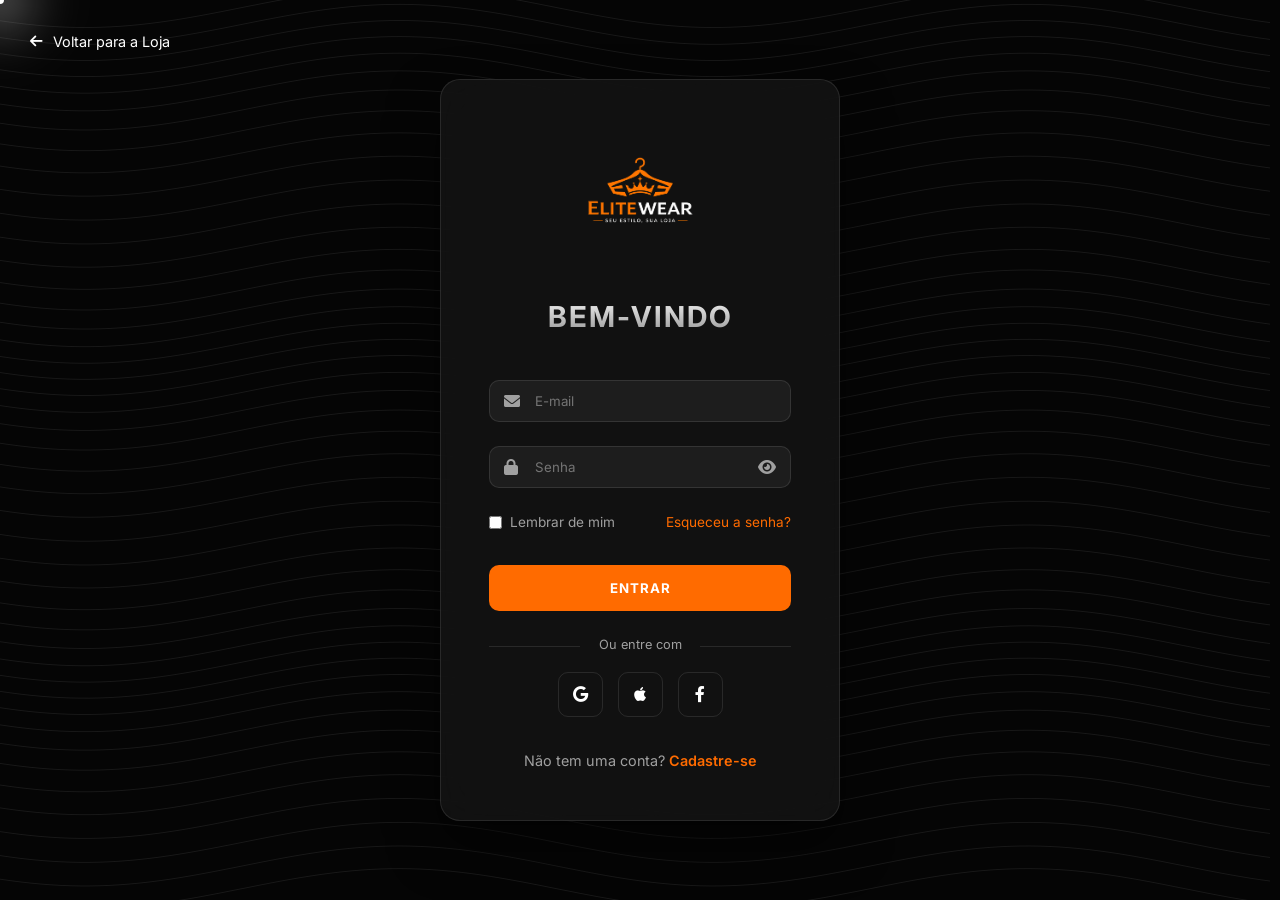
<file: login.html>
<!DOCTYPE html>
<html lang="pt-br">
<head>
    <meta charset="UTF-8">
    <meta name="viewport" content="width=device-width, initial-scale=1.0">
    <title>Login | ELITEWEAR</title>
    <meta name="description" content="Descubra uma nova forma de se vestir com estilo, conforto e autenticidade. Nossa coleção reúne camisetas, conjuntos, roupas e calçados cuidadosamente selecionados para oferecer qualidade, durabilidade e um visual moderno que acompanha as tendências atuais sem abrir mão da sua identidade.">
    <link rel="stylesheet" href="style.css">
    <link rel="stylesheet" href="https://cdnjs.cloudflare.com/ajax/libs/font-awesome/6.0.0/css/all.min.css">
    <style>
        :root {
            --glass-bg: rgba(20, 20, 20, 0.8);
            --glass-border: rgba(255, 255, 255, 0.1);
        }

        body {
            display: flex;
            justify-content: center;
            align-items: center;
            min-height: 100vh;
            background: #050505;
            overflow: hidden;
            position: relative;
        }

        .login-bg-glow {
            display: none; /* Removed to focus on the holographic background */
        }

        .login-container {
            background: var(--glass-bg);
            backdrop-filter: blur(20px);
            border: 1px solid var(--glass-border);
            padding: 3rem;
            border-radius: 20px;
            width: 100%;
            max-width: 400px;
            box-shadow: 0 25px 50px rgba(0,0,0,0.5);
            z-index: 1;
            animation: slideUp 0.8s cubic-bezier(0.2, 0.8, 0.2, 1);
        }

        @keyframes slideUp {
            from { opacity: 0; transform: translateY(30px); }
            to { opacity: 1; transform: translateY(0); }
        }

        .login-header {
            text-align: center;
            margin-bottom: 2.5rem;
        }

        .login-header img {
            width: 134px;
            margin-bottom: 1.5rem;
        }

        .login-header h2 {
            font-size: 1.8rem;
            color: var(--text-white);
            letter-spacing: 2px;
            text-transform: uppercase;
            background: linear-gradient(white, rgba(255,255,255,0.5));
            -webkit-background-clip: text;
            -webkit-text-fill-color: transparent;
        }

        .input-group {
            position: relative;
            margin-bottom: 1.5rem;
        }

        .input-group i {
            position: absolute;
            left: 15px;
            top: 50%;
            transform: translateY(-50%);
            color: var(--text-grey);
            transition: 0.3s;
        }

        .toggle-password {
            position: absolute;
            right: 15px;
            left: auto !important;
            top: 50%;
            transform: translateY(-50%);
            cursor: pointer;
            color: var(--text-grey);
            transition: 0.3s;
            z-index: 2;
        }

        .toggle-password:hover {
            color: var(--primary-orange);
        }

        .input-group input {
            width: 100%;
            padding: 12px 15px 12px 45px;
            background: rgba(255, 255, 255, 0.05);
            border: 1px solid var(--glass-border);
            border-radius: 10px;
            color: var(--text-white);
            font-family: inherit;
            transition: 0.3s;
            outline: none;
        }

        .input-group input:focus {
            border-color: var(--primary-orange);
            background: rgba(255, 255, 255, 0.08);
        }

        .input-group input:focus + i {
            color: var(--primary-orange);
        }

        .login-options {
            display: flex;
            justify-content: space-between;
            align-items: center;
            margin-bottom: 2rem;
            font-size: 0.85rem;
        }

        .remember-me {
            display: flex;
            align-items: center;
            gap: 8px;
            color: var(--text-grey);
            cursor: pointer;
        }

        .forgot-pass {
            color: var(--primary-orange);
            text-decoration: none;
            transition: 0.3s;
        }

        .forgot-pass:hover {
            filter: brightness(1.2);
        }

        .login-btn {
            width: 100%;
            padding: 15px;
            background: var(--primary-orange);
            border: none;
            border-radius: 10px;
            color: var(--bg-black);
            font-weight: 700;
            text-transform: uppercase;
            letter-spacing: 1px;
            cursor: pointer;
            transition: 0.3s cubic-bezier(0.4, 0, 0.2, 1);
            margin-bottom: 1.5rem;
        }

        .login-btn:hover {
            transform: translateY(-3px);
            box-shadow: 0 10px 20px rgba(255, 122, 0, 0.3);
        }

        .social-login {
            text-align: center;
        }

        .social-login p {
            color: var(--text-grey);
            font-size: 0.8rem;
            margin-bottom: 1rem;
            position: relative;
        }

        .social-login p::before,
        .social-login p::after {
            content: '';
            position: absolute;
            top: 50%;
            width: 30%;
            height: 1px;
            background: var(--glass-border);
        }

        .social-login p::before { left: 0; }
        .social-login p::after { right: 0; }

        .social-icons {
            display: flex;
            justify-content: center;
            gap: 15px;
        }

        .social-icon {
            width: 45px;
            height: 45px;
            border-radius: 10px;
            border: 1px solid var(--glass-border);
            display: flex;
            justify-content: center;
            align-items: center;
            color: var(--text-white);
            text-decoration: none;
            transition: 0.3s;
        }

        .social-icon:hover {
            background: rgba(255, 255, 255, 0.1);
            border-color: var(--primary-orange);
            color: var(--primary-orange);
        }

        .register-link {
            text-align: center;
            margin-top: 2rem;
            color: var(--text-grey);
            font-size: 0.9rem;
        }

        .register-link a {
            color: var(--primary-orange);
            text-decoration: none;
            font-weight: 600;
        }

        .back-home {
            position: absolute;
            top: 30px;
            left: 30px;
            color: var(--text-white);
            text-decoration: none;
            display: flex;
            align-items: center;
            gap: 10px;
            font-size: 0.9rem;
            transition: 0.3s;
            z-index: 2;
        }

        .back-home:hover {
            color: var(--primary-orange);
            transform: translateX(-5px);
        }
    </style>
</head>
<body>
    <canvas id="bg"></canvas>
    <div class="cursor"></div>
    <div class="cursor-dot"></div>
    
    <div class="login-bg-glow"></div>
    
    <a href="/" class="back-home">
        <i class="fas fa-arrow-left"></i>
        Voltar para a Loja
    </a>

    <div class="login-container">
        <div class="login-header">
            <img src="assets/logo.png" alt="EliteWear Logo">
            <h2>Bem-vindo</h2>
        </div>

        <form id="loginForm">
            <div class="input-group">
                <input type="email" id="loginEmail" placeholder="E-mail" required>
                <i class="fas fa-envelope"></i>
            </div>
            <div class="input-group">
                <input type="password" id="loginPass" placeholder="Senha" required>
                <i class="fas fa-lock"></i>
                <i class="fas fa-eye toggle-password" id="toggleLoginPass"></i>
            </div>

            <div class="login-options">
                <label class="remember-me">
                    <input type="checkbox"> Lembrar de mim
                </label>
                <a href="#" class="forgot-pass">Esqueceu a senha?</a>
            </div>

            <button type="submit" class="login-btn">Entrar</button>
        </form>

        <div class="social-login">
            <p>Ou entre com</p>
            <div class="social-icons">
                <a href="#" class="social-icon"><i class="fab fa-google"></i></a>
                <a href="#" class="social-icon"><i class="fab fa-apple"></i></a>
                <a href="#" class="social-icon"><i class="fab fa-facebook-f"></i></a>
            </div>
        </div>

        <div class="register-link">
            Não tem uma conta? <a href="register">Cadastre-se</a>
        </div>
    </div>

    <script>
        // Custom Cursor System
        const cursor = document.querySelector('.cursor');
        const dot = document.querySelector('.cursor-dot');
        let mouseX = 0, mouseY = 0, posX = 0, posY = 0;

        document.addEventListener('mousemove', (e) => {
            mouseX = e.clientX;
            mouseY = e.clientY;
            createTrail(mouseX, mouseY);
        });

        function animateCursor() {
            posX += (mouseX - posX) * 0.15;
            posY += (mouseY - posY) * 0.15;
            cursor.style.left = posX + 'px';
            cursor.style.top = posY + 'px';
            dot.style.left = mouseX + 'px';
            dot.style.top = mouseY + 'px';
            requestAnimationFrame(animateCursor);
        }
        animateCursor();

        function createTrail(x, y) {
            const trail = document.createElement('div');
            trail.classList.add('trail');
            document.body.appendChild(trail);
            trail.style.left = x + 'px';
            trail.style.top = y + 'px';
            setTimeout(() => trail.remove(), 400);
        }

        // Holographic Background
        const canvas = document.getElementById('bg');
        const ctx = canvas.getContext('2d');
        let w, h, time = 0;

        function resize() {
            w = canvas.width = window.innerWidth;
            h = canvas.height = window.innerHeight;
        }
        window.addEventListener('resize', resize);
        resize();

        function draw() {
            ctx.clearRect(0, 0, w, h);
            for (let y = 0; y < h; y += 20) {
                ctx.beginPath();
                for (let x = 0; x < w; x += 10) {
                    let wave = Math.sin(x * 0.01 + time) * 20 + Math.cos(y * 0.02 + time) * 10;
                    ctx.lineTo(x, y + wave);
                }
                ctx.strokeStyle = 'rgba(255,255,255,0.08)';
                ctx.lineWidth = 1;
                ctx.stroke();
            }
            time += 0.02;
            requestAnimationFrame(draw);
        }
        draw();

        // Magnetic effect for the back button
        const backBtn = document.querySelector('.back-home');
        backBtn.addEventListener('mousemove', (e) => {
            const rect = backBtn.getBoundingClientRect();
            const x = e.clientX - rect.left - rect.width / 2;
            const y = e.clientY - rect.top - rect.height / 2;
            backBtn.style.transform = `translate(${x * 0.3}px, ${y * 0.3}px)`;
        });
        backBtn.addEventListener('mouseleave', () => {
            backBtn.style.transform = `translate(0px, 0px)`;
        });

        // Login Logic
        const loginForm = document.getElementById('loginForm');
        loginForm.addEventListener('submit', (e) => {
            e.preventDefault();

            const email = document.getElementById('loginEmail').value;
            const password = document.getElementById('loginPass').value;

            // Get users from localStorage
            const users = JSON.parse(localStorage.getItem('users') || '[]');
            
            // Find user
            const user = users.find(u => u.email === email && u.password === password);

            if (user) {
                // Store current session
                localStorage.setItem('currentUser', JSON.stringify(user));
                alert(`Bem-vindo de volta, ${user.name}!`);
                window.location.href = '/';
            } else {
                alert('E-mail ou senha incorretos!');
            }
        });

        // Toggle Password Visibility
        const toggleLoginPass = document.getElementById('toggleLoginPass');
        const loginPass = document.getElementById('loginPass');

        toggleLoginPass.addEventListener('click', () => {
            const type = loginPass.getAttribute('type') === 'password' ? 'text' : 'password';
            loginPass.setAttribute('type', type);
            toggleLoginPass.classList.toggle('fa-eye');
            toggleLoginPass.classList.toggle('fa-eye-slash');
        });
    </script>
</body>
</html>
</file>
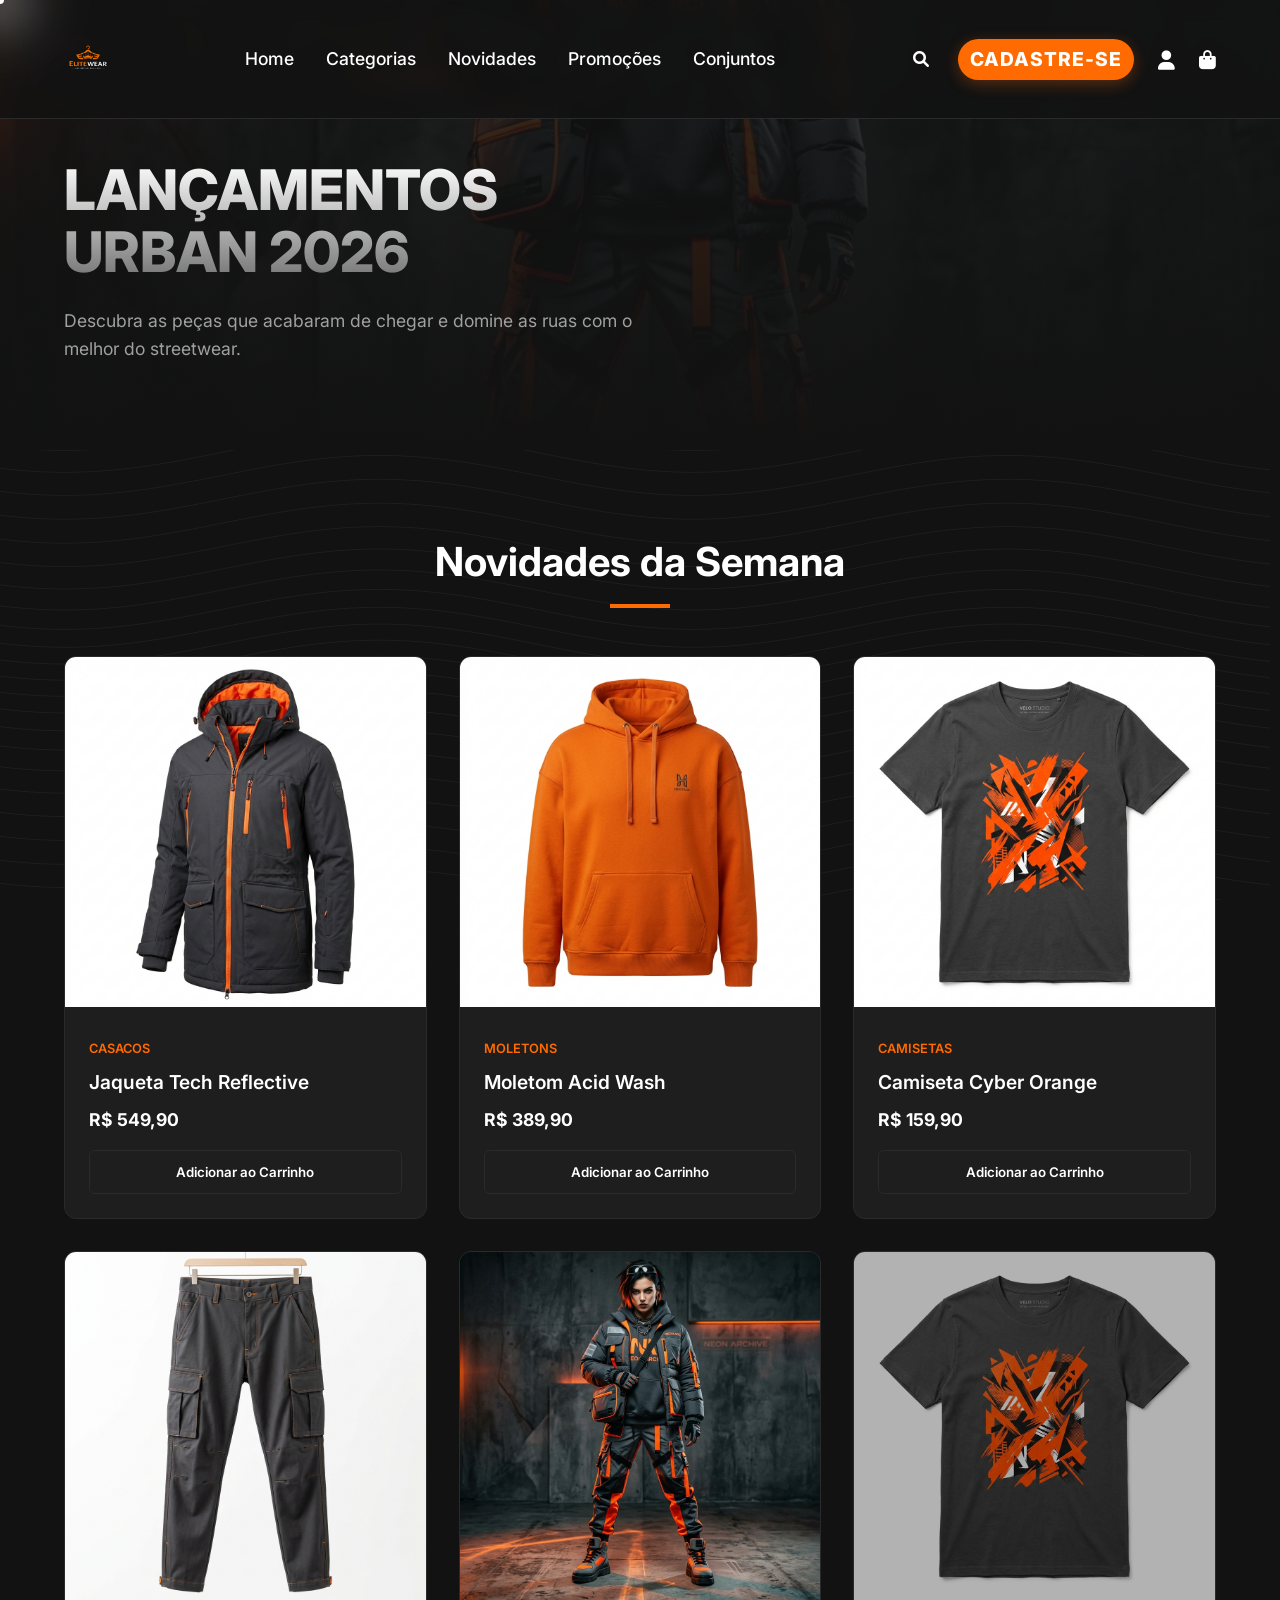
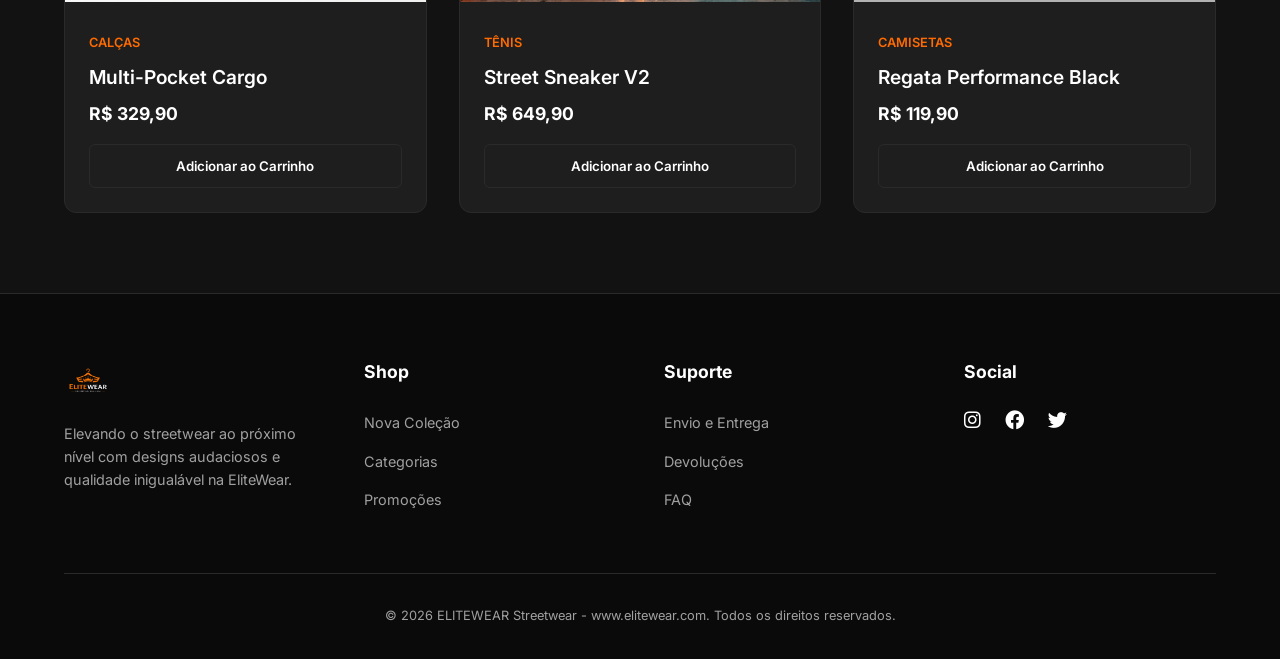
<file: novidades.html>
<!DOCTYPE html>
<html lang="pt-br">
<head>
    <meta charset="UTF-8">
    <meta name="viewport" content="width=device-width, initial-scale=1.0">
    <title>Novidades | ELITEWEAR</title>
    <meta name="description" content="Descubra uma nova forma de se vestir com estilo, conforto e autenticidade. Nossa coleção reúne camisetas, conjuntos, roupas e calçados cuidadosamente selecionados para oferecer qualidade, durabilidade e um visual moderno que acompanha as tendências atuais sem abrir mão da sua identidade.">
    <link rel="canonical" href="https://elitewer.vercel.app/novidades">
    <link rel="stylesheet" href="style.css">
    <link rel="stylesheet" href="https://cdnjs.cloudflare.com/ajax/libs/font-awesome/6.0.0/css/all.min.css">
</head>
<body>
    <canvas id="bg"></canvas>
    <div class="cursor"></div>
    <div class="cursor-dot"></div>
    
    <nav>
        <div class="logo"><a href="/"><img src="assets/logo.png" alt="EliteWear Logo" style="height: 48px;"></a></div>
        <ul class="nav-links">
            <li><a href="/#home">Home</a></li>
            <li><a href="categorias">Categorias</a></li>
            <li><a href="novidades">Novidades</a></li>
            <li><a href="promocoes">Promoções</a></li>
            <li><a href="conjuntos">Conjuntos</a></li>
        </ul>
        <div class="nav-icons">
            <div class="search-container">
                <input type="text" id="searchInput" class="search-input" placeholder="Buscar peças...">
                <i class="fas fa-search" id="searchToggle"></i>
            </div>
            <a href="register" class="register-mobile-link">Cadastre-se</a>
            <a href="login" class="nav-icon-link"><i class="fas fa-user"></i></a>
            <i class="fas fa-shopping-bag"></i>
        </div>
    </nav>

    <header class="hero" style="height: 50vh; display: flex; align-items: flex-start; padding-top: 10rem; background: linear-gradient(to bottom, rgba(18, 18, 18, 0.8), var(--dark-bg)), url('assets/hero.png'); background-size: cover; background-position: center;">
        <div class="hero-content">
            <h1 style="font-size: 3.5rem;">LANÇAMENTOS URBAN 2026</h1>
            <p>Descubra as peças que acabaram de chegar e domine as ruas com o melhor do streetwear.</p>
        </div>
    </header>

    <main>
        <div class="section-title">
            <h2>Novidades da Semana</h2>
            <div class="underline"></div>
        </div>

        <section class="products-grid">
            <!-- Produto 1 -->
            <article class="product-card">
                <img src="assets/coat.png" alt="Jaqueta Tech Reflective" class="product-image">
                <div class="product-info">
                    <span class="product-category">Casacos</span>
                    <h3 class="product-name">Jaqueta Tech Reflective</h3>
                    <p class="product-price">R$ 549,90</p>
                    <button class="add-to-cart magnetic">Adicionar ao Carrinho</button>
                </div>
            </article>

            <!-- Produto 2 -->
            <article class="product-card">
                <img src="assets/hoodie.png" alt="Moletom Acid Wash" class="product-image">
                <div class="product-info">
                    <span class="product-category">Moletons</span>
                    <h3 class="product-name">Moletom Acid Wash</h3>
                    <p class="product-price">R$ 389,90</p>
                    <button class="add-to-cart magnetic">Adicionar ao Carrinho</button>
                </div>
            </article>

            <!-- Produto 3 -->
            <article class="product-card">
                <img src="assets/shirt.png" alt="Camiseta Cyber Orange" class="product-image">
                <div class="product-info">
                    <span class="product-category">Camisetas</span>
                    <h3 class="product-name">Camiseta Cyber Orange</h3>
                    <p class="product-price">R$ 159,90</p>
                    <button class="add-to-cart magnetic">Adicionar ao Carrinho</button>
                </div>
            </article>

            <!-- Produto 4 -->
            <article class="product-card">
                <img src="assets/pants.png" alt="Multi-Pocket Cargo" class="product-image">
                <div class="product-info">
                    <span class="product-category">Calças</span>
                    <h3 class="product-name">Multi-Pocket Cargo</h3>
                    <p class="product-price">R$ 329,90</p>
                    <button class="add-to-cart magnetic">Adicionar ao Carrinho</button>
                </div>
            </article>

            <!-- Produto 5 -->
            <article class="product-card">
                <img src="assets/hero.png" alt="Street Sneaker V2" class="product-image" style="object-position: bottom;">
                <div class="product-info">
                    <span class="product-category">Tênis</span>
                    <h3 class="product-name">Street Sneaker V2</h3>
                    <p class="product-price">R$ 649,90</p>
                    <button class="add-to-cart magnetic">Adicionar ao Carrinho</button>
                </div>
            </article>

            <!-- Produto 6 -->
            <article class="product-card">
                <img src="assets/shirt.png" alt="Regata Performance Black" class="product-image" style="filter: brightness(0.7);">
                <div class="product-info">
                    <span class="product-category">Camisetas</span>
                    <h3 class="product-name">Regata Performance Black</h3>
                    <p class="product-price">R$ 119,90</p>
                    <button class="add-to-cart magnetic">Adicionar ao Carrinho</button>
                </div>
            </article>
        </section>
    </main>

    <footer>
        <div class="footer-grid">
            <div class="footer-col">
                <div class="logo"><img src="assets/logo.png" alt="EliteWear Logo" style="height: 48px;"></div>
                <p style="margin-top: 1rem; color: var(--text-grey); font-size: 0.9rem;">Elevando o streetwear ao próximo nível com designs audaciosos e qualidade inigualável na EliteWear.</p>
            </div>
            <div class="footer-col">
                <h3>Shop</h3>
                <ul>
                    <li><a href="novidades">Nova Coleção</a></li>
                    <li><a href="categorias">Categorias</a></li>
                    <li><a href="promocoes">Promoções</a></li>
                </ul>
            </div>
            <div class="footer-col">
                <h3>Suporte</h3>
                <ul>
                    <li><a href="#">Envio e Entrega</a></li>
                    <li><a href="#">Devoluções</a></li>
                    <li><a href="#">FAQ</a></li>
                </ul>
            </div>
            <div class="footer-col">
                <h3>Social</h3>
                <div class="nav-icons" style="margin-top: 1rem;">
                    <i class="fab fa-instagram"></i>
                    <i class="fab fa-facebook"></i>
                    <i class="fab fa-twitter"></i>
                </div>
            </div>
        </div>
        <div class="copyright">
            <p>&copy; 2026 ELITEWEAR Streetwear - www.elitewear.com. Todos os direitos reservados.</p>
        </div>
    </footer>

    <script src="script.js"></script>
</body>
</html>
</file>
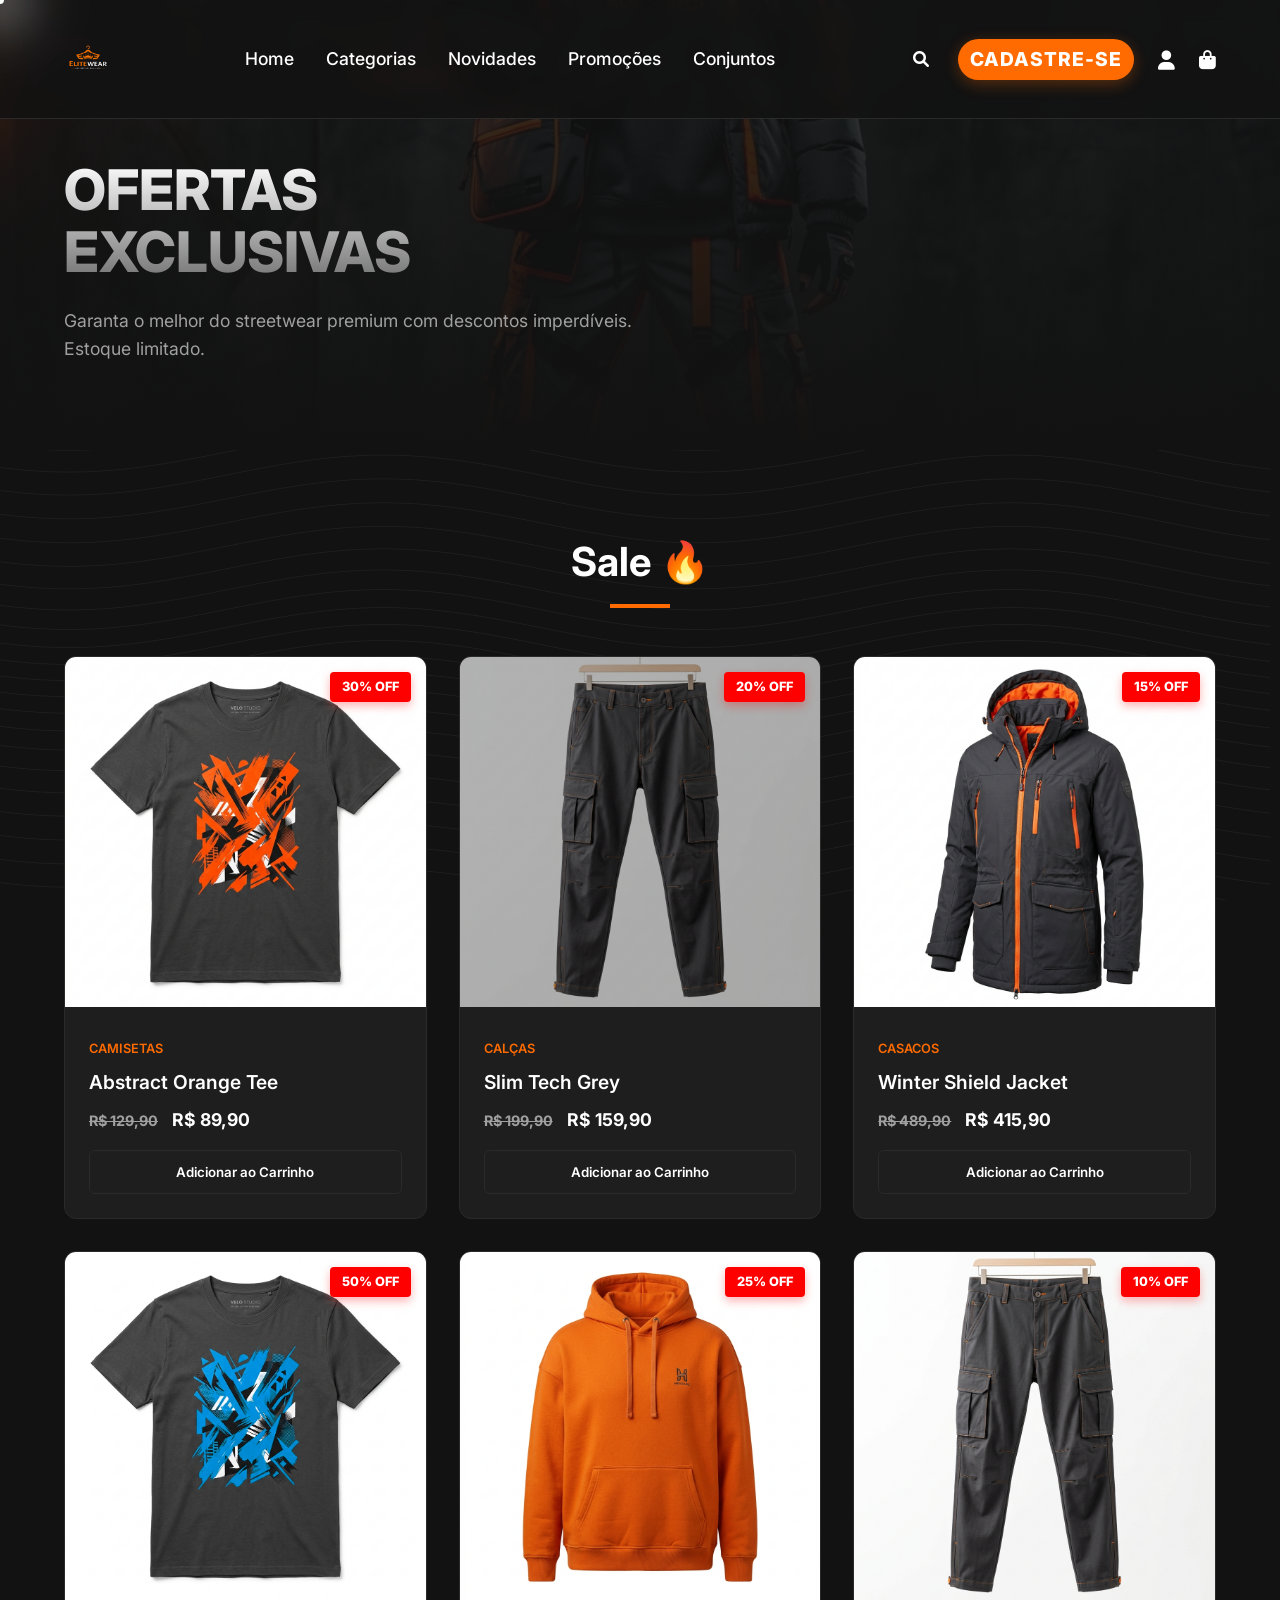
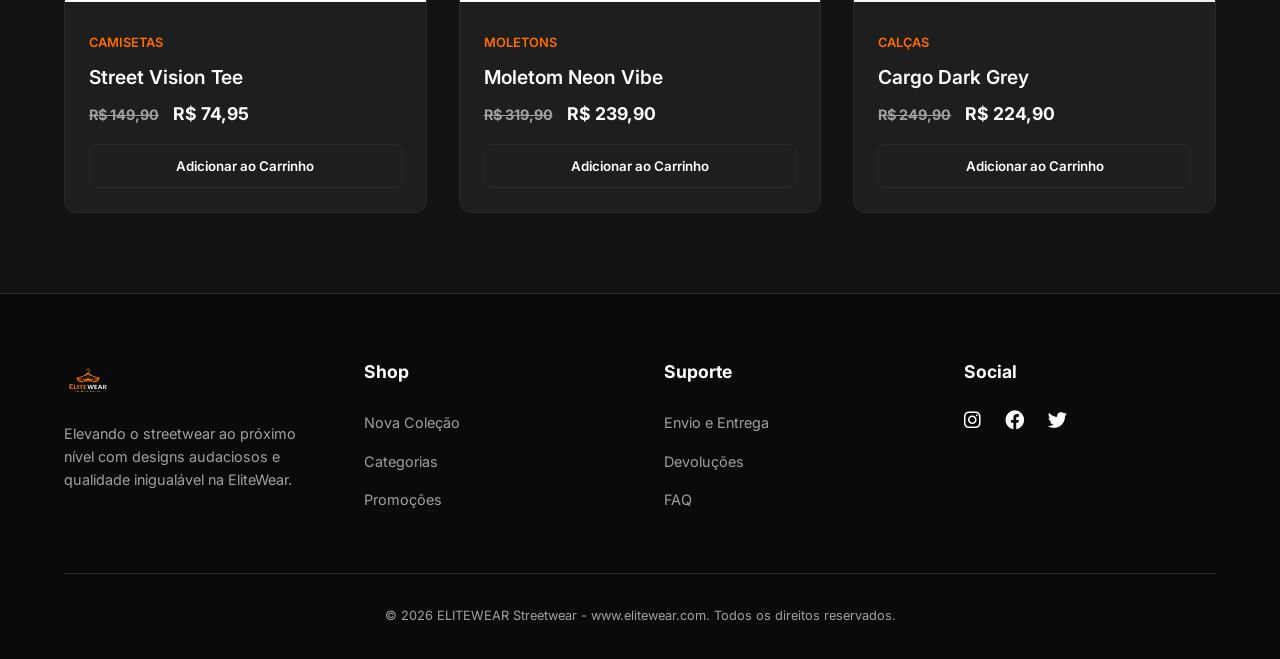
<file: promocoes.html>
<!DOCTYPE html>
<html lang="pt-br">
<head>
    <meta charset="UTF-8">
    <meta name="viewport" content="width=device-width, initial-scale=1.0">
    <title>Promoções | ELITEWEAR</title>
    <meta name="description" content="Descubra uma nova forma de se vestir com estilo, conforto e autenticidade. Nossa coleção reúne camisetas, conjuntos, roupas e calçados cuidadosamente selecionados para oferecer qualidade, durabilidade e um visual moderno que acompanha as tendências atuais sem abrir mão da sua identidade.">
    <link rel="canonical" href="https://elitewer.vercel.app/promocoes">
    <link rel="stylesheet" href="style.css">
    <link rel="stylesheet" href="https://cdnjs.cloudflare.com/ajax/libs/font-awesome/6.0.0/css/all.min.css">
    <style>
        .sale-badge {
            position: absolute;
            top: 15px;
            right: 15px;
            background: #FF0000;
            color: white;
            padding: 5px 12px;
            border-radius: 4px;
            font-weight: 800;
            font-size: 0.8rem;
            z-index: 2;
            box-shadow: 0 4px 10px rgba(255, 0, 0, 0.3);
        }
        .old-price {
            text-decoration: line-through;
            color: var(--text-grey);
            font-size: 0.9rem;
            margin-right: 10px;
        }
    </style>
</head>
<body>
    <canvas id="bg"></canvas>
    <div class="cursor"></div>
    <div class="cursor-dot"></div>
    
    <nav>
        <div class="logo"><a href="/"><img src="assets/logo.png" alt="EliteWear Logo" style="height: 48px;"></a></div>
        <ul class="nav-links">
            <li><a href="/#home">Home</a></li>
            <li><a href="categorias">Categorias</a></li>
            <li><a href="novidades">Novidades</a></li>
            <li><a href="promocoes">Promoções</a></li>
            <li><a href="conjuntos">Conjuntos</a></li>
        </ul>
        <div class="nav-icons">
            <div class="search-container">
                <input type="text" id="searchInput" class="search-input" placeholder="Buscar peças...">
                <i class="fas fa-search" id="searchToggle"></i>
            </div>
            <a href="register" class="register-mobile-link">Cadastre-se</a>
            <a href="login" class="nav-icon-link"><i class="fas fa-user"></i></a>
            <i class="fas fa-shopping-bag"></i>
        </div>
    </nav>

    <header class="hero" style="height: 50vh; display: flex; align-items: flex-start; padding-top: 10rem; background: linear-gradient(to bottom, rgba(18, 18, 18, 0.8), var(--dark-bg)), url('assets/hero.png'); background-size: cover; background-position: center;">
        <div class="hero-content">
            <h1 style="font-size: 3.5rem;">OFERTAS EXCLUSIVAS</h1>
            <p>Garanta o melhor do streetwear premium com descontos imperdíveis. Estoque limitado.</p>
        </div>
    </header>

    <main>
        <div class="section-title">
            <h2>Sale 🔥</h2>
            <div class="underline"></div>
        </div>

        <section class="products-grid">
            <!-- Produto 1 -->
            <article class="product-card">
                <div class="sale-badge">30% OFF</div>
                <img src="assets/shirt.png" alt="Camiseta Abstract Orange" class="product-image">
                <div class="product-info">
                    <span class="product-category">Camisetas</span>
                    <h3 class="product-name">Abstract Orange Tee</h3>
                    <p class="product-price"><span class="old-price">R$ 129,90</span> R$ 89,90</p>
                    <button class="add-to-cart magnetic">Adicionar ao Carrinho</button>
                </div>
            </article>

            <!-- Produto 2 -->
            <article class="product-card">
                <div class="sale-badge">20% OFF</div>
                <img src="assets/pants.png" alt="Conjunto Slim Tech Grey" class="product-image" style="filter: brightness(0.7);">
                <div class="product-info">
                    <span class="product-category">Calças</span>
                    <h3 class="product-name">Slim Tech Grey</h3>
                    <p class="product-price"><span class="old-price">R$ 199,90</span> R$ 159,90</p>
                    <button class="add-to-cart magnetic">Adicionar ao Carrinho</button>
                </div>
            </article>

            <!-- Produto 3 -->
            <article class="product-card">
                <div class="sale-badge">15% OFF</div>
                <img src="assets/coat.png" alt="Jaqueta Winter Shield" class="product-image">
                <div class="product-info">
                    <span class="product-category">Casacos</span>
                    <h3 class="product-name">Winter Shield Jacket</h3>
                    <p class="product-price"><span class="old-price">R$ 489,90</span> R$ 415,90</p>
                    <button class="add-to-cart magnetic">Adicionar ao Carrinho</button>
                </div>
            </article>

            <!-- Produto 4 -->
            <article class="product-card">
                <div class="sale-badge">50% OFF</div>
                <img src="assets/shirt.png" alt="Camiseta Street Vision" class="product-image" style="filter: hue-rotate(180deg);">
                <div class="product-info">
                    <span class="product-category">Camisetas</span>
                    <h3 class="product-name">Street Vision Tee</h3>
                    <p class="product-price"><span class="old-price">R$ 149,90</span> R$ 74,95</p>
                    <button class="add-to-cart magnetic">Adicionar ao Carrinho</button>
                </div>
            </article>

            <!-- Produto 5 -->
            <article class="product-card">
                <div class="sale-badge">25% OFF</div>
                <img src="assets/hoodie.png" alt="Moletom Neon Vibe" class="product-image">
                <div class="product-info">
                    <span class="product-category">Moletons</span>
                    <h3 class="product-name">Moletom Neon Vibe</h3>
                    <p class="product-price"><span class="old-price">R$ 319,90</span> R$ 239,90</p>
                    <button class="add-to-cart magnetic">Adicionar ao Carrinho</button>
                </div>
            </article>

            <!-- Produto 6 -->
            <article class="product-card">
                <div class="sale-badge">10% OFF</div>
                <img src="assets/pants.png" alt="Cargo Dark Grey" class="product-image">
                <div class="product-info">
                    <span class="product-category">Calças</span>
                    <h3 class="product-name">Cargo Dark Grey</h3>
                    <p class="product-price"><span class="old-price">R$ 249,90</span> R$ 224,90</p>
                    <button class="add-to-cart magnetic">Adicionar ao Carrinho</button>
                </div>
            </article>
        </section>
    </main>

    <footer>
        <div class="footer-grid">
            <div class="footer-col">
                <div class="logo"><img src="assets/logo.png" alt="EliteWear Logo" style="height: 48px;"></div>
                <p style="margin-top: 1rem; color: var(--text-grey); font-size: 0.9rem;">Elevando o streetwear ao próximo nível com designs audaciosos e qualidade inigualável na EliteWear.</p>
            </div>
            <div class="footer-col">
                <h3>Shop</h3>
                <ul>
                    <li><a href="novidades">Nova Coleção</a></li>
                    <li><a href="categorias">Categorias</a></li>
                    <li><a href="promocoes">Promoções</a></li>
                </ul>
            </div>
            <div class="footer-col">
                <h3>Suporte</h3>
                <ul>
                    <li><a href="#">Envio e Entrega</a></li>
                    <li><a href="#">Devoluções</a></li>
                    <li><a href="#">FAQ</a></li>
                </ul>
            </div>
            <div class="footer-col">
                <h3>Social</h3>
                <div class="nav-icons" style="margin-top: 1rem;">
                    <i class="fab fa-instagram"></i>
                    <i class="fab fa-facebook"></i>
                    <i class="fab fa-twitter"></i>
                </div>
            </div>
        </div>
        <div class="copyright">
            <p>&copy; 2026 ELITEWEAR Streetwear - www.elitewear.com. Todos os direitos reservados.</p>
        </div>
    </footer>

    <script src="script.js"></script>
</body>
</html>
</file>
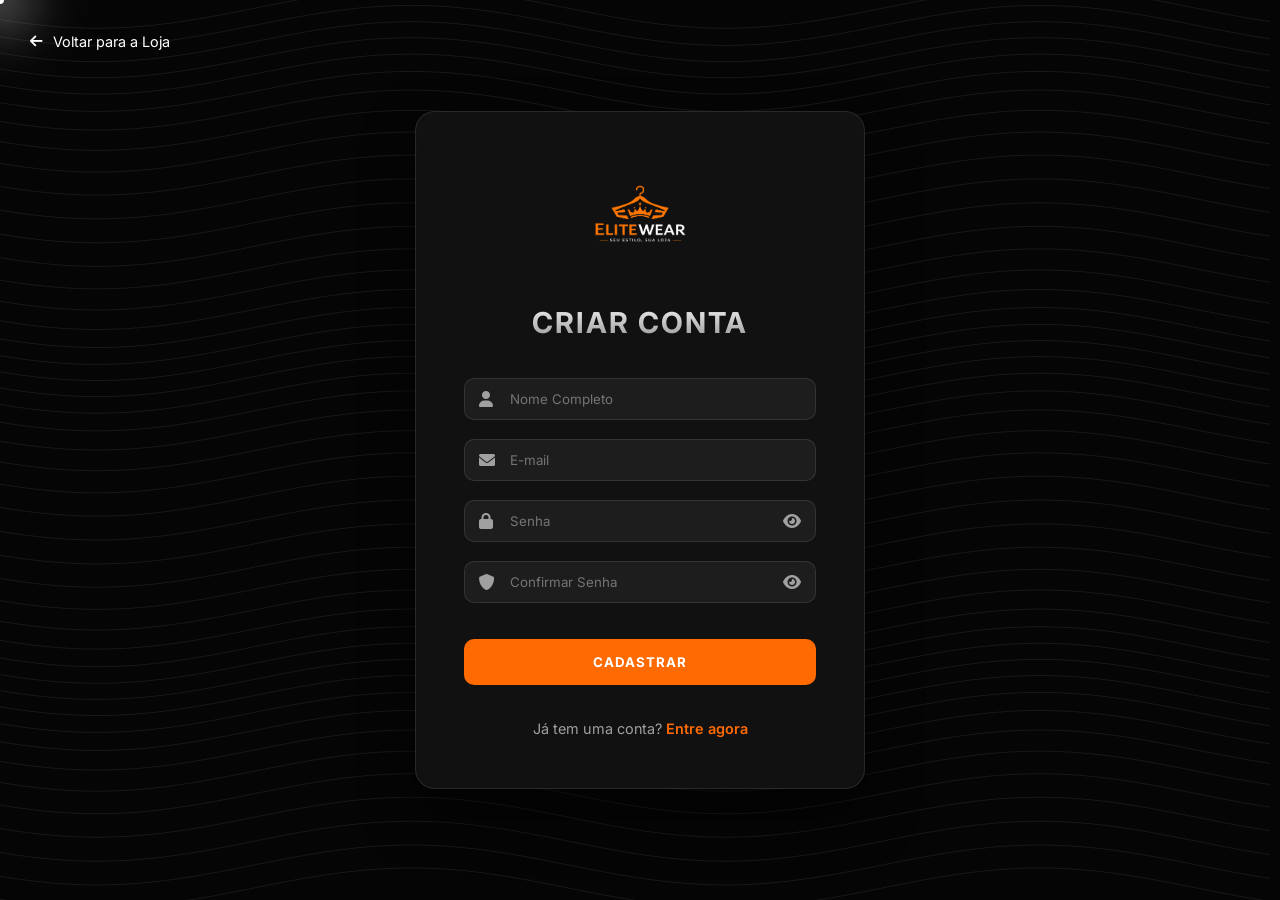
<file: register.html>
<!DOCTYPE html>
<html lang="pt-br">
<head>
    <meta charset="UTF-8">
    <meta name="viewport" content="width=device-width, initial-scale=1.0">
    <title>Cadastro | ELITEWEAR</title>
    <meta name="description" content="Descubra uma nova forma de se vestir com estilo, conforto e autenticidade. Nossa coleção reúne camisetas, conjuntos, roupas e calçados cuidadosamente selecionados para oferecer qualidade, durabilidade e um visual moderno que acompanha as tendências atuais sem abrir mão da sua identidade.">
    <link rel="stylesheet" href="style.css">
    <link rel="stylesheet" href="https://cdnjs.cloudflare.com/ajax/libs/font-awesome/6.0.0/css/all.min.css">
    <style>
        :root {
            --glass-bg: rgba(20, 20, 20, 0.8);
            --glass-border: rgba(255, 255, 255, 0.1);
        }

        body {
            display: flex;
            justify-content: center;
            align-items: center;
            min-height: 100vh;
            background: #050505;
            overflow: hidden;
            position: relative;
        }

        .login-container {
            background: var(--glass-bg);
            backdrop-filter: blur(20px);
            border: 1px solid var(--glass-border);
            padding: 3rem;
            border-radius: 20px;
            width: 100%;
            max-width: 450px;
            box-shadow: 0 25px 50px rgba(0,0,0,0.5);
            z-index: 1;
            animation: slideUp 0.8s cubic-bezier(0.2, 0.8, 0.2, 1);
        }

        @keyframes slideUp {
            from { opacity: 0; transform: translateY(30px); }
            to { opacity: 1; transform: translateY(0); }
        }

        .login-header {
            text-align: center;
            margin-bottom: 2rem;
        }

        .login-header img {
            width: 116px;
            margin-bottom: 1rem;
        }

        .login-header h2 {
            font-size: 1.8rem;
            color: var(--text-white);
            letter-spacing: 2px;
            text-transform: uppercase;
            background: linear-gradient(white, rgba(255,255,255,0.5));
            -webkit-background-clip: text;
            -webkit-text-fill-color: transparent;
        }

        .input-group {
            position: relative;
            margin-bottom: 1.2rem;
        }

        .input-group i {
            position: absolute;
            left: 15px;
            top: 50%;
            transform: translateY(-50%);
            color: var(--text-grey);
            transition: 0.3s;
        }

        .toggle-password {
            position: absolute;
            right: 15px;
            left: auto !important;
            top: 50%;
            transform: translateY(-50%);
            cursor: pointer;
            color: var(--text-grey);
            transition: 0.3s;
            z-index: 2;
        }

        .toggle-password:hover {
            color: var(--primary-orange);
        }

        .input-group input {
            width: 100%;
            padding: 12px 15px 12px 45px;
            background: rgba(255, 255, 255, 0.05);
            border: 1px solid var(--glass-border);
            border-radius: 10px;
            color: var(--text-white);
            font-family: inherit;
            transition: 0.3s;
            outline: none;
        }

        .input-group input:focus {
            border-color: var(--primary-orange);
            background: rgba(255, 255, 255, 0.08);
        }

        .input-group input:focus + i {
            color: var(--primary-orange);
        }

        .login-btn {
            width: 100%;
            padding: 15px;
            background: var(--primary-orange);
            border: none;
            border-radius: 10px;
            color: var(--bg-black);
            font-weight: 700;
            text-transform: uppercase;
            letter-spacing: 1px;
            cursor: pointer;
            transition: 0.3s cubic-bezier(0.4, 0, 0.2, 1);
            margin: 1rem 0;
        }

        .login-btn:hover {
            transform: translateY(-3px);
            box-shadow: 0 10px 20px rgba(255, 122, 0, 0.3);
        }

        .register-link {
            text-align: center;
            margin-top: 1rem;
            color: var(--text-grey);
            font-size: 0.9rem;
        }

        .register-link a {
            color: var(--primary-orange);
            text-decoration: none;
            font-weight: 600;
        }

        .back-home {
            position: absolute;
            top: 30px;
            left: 30px;
            color: var(--text-white);
            text-decoration: none;
            display: flex;
            align-items: center;
            gap: 10px;
            font-size: 0.9rem;
            transition: 0.3s;
            z-index: 2;
        }

        .back-home:hover {
            color: var(--primary-orange);
            transform: translateX(-5px);
        }

        canvas#bg {
            position: fixed;
            top: 0;
            left: 0;
            width: 100%;
            height: 100%;
            z-index: -1;
            pointer-events: none;
        }
    </style>
</head>
<body>
    <canvas id="bg"></canvas>
    <div class="cursor"></div>
    <div class="cursor-dot"></div>
    
    <a href="/" class="back-home">
        <i class="fas fa-arrow-left"></i>
        Voltar para a Loja
    </a>

    <div class="login-container">
        <div class="login-header">
            <img src="assets/logo.png" alt="EliteWear Logo">
            <h2>Criar Conta</h2>
        </div>

        <form id="registerForm">
            <div class="input-group">
                <input type="text" id="regName" placeholder="Nome Completo" required>
                <i class="fas fa-user"></i>
            </div>
            <div class="input-group">
                <input type="email" id="regEmail" placeholder="E-mail" required>
                <i class="fas fa-envelope"></i>
            </div>
            <div class="input-group">
                <input type="password" id="regPass" placeholder="Senha" required>
                <i class="fas fa-lock"></i>
                <i class="fas fa-eye toggle-password" id="toggleRegPass"></i>
            </div>
            <div class="input-group">
                <input type="password" id="regConfirmPass" placeholder="Confirmar Senha" required>
                <i class="fas fa-shield-alt"></i>
                <i class="fas fa-eye toggle-password" id="toggleConfirmPass"></i>
            </div>

            <button type="submit" class="login-btn">Cadastrar</button>
        </form>

        <div class="register-link">
            Já tem uma conta? <a href="login">Entre agora</a>
        </div>
    </div>

    <script>
        // Custom Cursor System
        const cursor = document.querySelector('.cursor');
        const dot = document.querySelector('.cursor-dot');
        let mouseX = 0, mouseY = 0, posX = 0, posY = 0;

        document.addEventListener('mousemove', (e) => {
            mouseX = e.clientX;
            mouseY = e.clientY;
            createTrail(mouseX, mouseY);
        });

        function animateCursor() {
            posX += (mouseX - posX) * 0.15;
            posY += (mouseY - posY) * 0.15;
            cursor.style.left = posX + 'px';
            cursor.style.top = posY + 'px';
            dot.style.left = mouseX + 'px';
            dot.style.top = mouseY + 'px';
            requestAnimationFrame(animateCursor);
        }
        animateCursor();

        function createTrail(x, y) {
            const trail = document.createElement('div');
            trail.classList.add('trail');
            document.body.appendChild(trail);
            trail.style.left = x + 'px';
            trail.style.top = y + 'px';
            setTimeout(() => trail.remove(), 400);
        }

        // Holographic Background
        const canvas = document.getElementById('bg');
        const ctx = canvas.getContext('2d');
        let w, h, time = 0;

        function resize() {
            w = canvas.width = window.innerWidth;
            h = canvas.height = window.innerHeight;
        }
        window.addEventListener('resize', resize);
        resize();

        function draw() {
            ctx.clearRect(0, 0, w, h);
            for (let y = 0; y < h; y += 20) {
                ctx.beginPath();
                for (let x = 0; x < w; x += 10) {
                    let wave = Math.sin(x * 0.01 + time) * 20 + Math.cos(y * 0.02 + time) * 10;
                    ctx.lineTo(x, y + wave);
                }
                ctx.strokeStyle = 'rgba(255,255,255,0.08)';
                ctx.lineWidth = 1;
                ctx.stroke();
            }
            time += 0.02;
            requestAnimationFrame(draw);
        }
        draw();

        // Magnetic effect for the back button
        const backBtn = document.querySelector('.back-home');
        backBtn.addEventListener('mousemove', (e) => {
            const rect = backBtn.getBoundingClientRect();
            const x = e.clientX - rect.left - rect.width / 2;
            const y = e.clientY - rect.top - rect.height / 2;
            backBtn.style.transform = `translate(${x * 0.3}px, ${y * 0.3}px)`;
        });
        backBtn.addEventListener('mouseleave', () => {
            backBtn.style.transform = `translate(0px, 0px)`;
        });

        // Registration Logic
        const registerForm = document.getElementById('registerForm');

        registerForm.addEventListener('submit', (e) => {
            e.preventDefault();
            
            const name = document.getElementById('regName').value;
            const email = document.getElementById('regEmail').value;
            const password = document.getElementById('regPass').value;
            const confirmPass = document.getElementById('regConfirmPass').value;

            if (password !== confirmPass) {
                alert('As senhas não coincidem!');
                return;
            }

            const users = JSON.parse(localStorage.getItem('users') || '[]');
            if (users.find(u => u.email === email)) {
                alert('Este e-mail já está cadastrado!');
                return;
            }

            const newUser = { name, email, password, verified: true };
            users.push(newUser);
            localStorage.setItem('users', JSON.stringify(users));

            alert('Cadastro realizado com sucesso! Seja bem-vindo(a).');
            window.location.href = 'login';
        });

        // Toggle Password Visibility
        const setupToggle = (toggleId, inputId) => {
            const toggle = document.getElementById(toggleId);
            const input = document.getElementById(inputId);
            toggle.addEventListener('click', () => {
                const type = input.getAttribute('type') === 'password' ? 'text' : 'password';
                input.setAttribute('type', type);
                toggle.classList.toggle('fa-eye');
                toggle.classList.toggle('fa-eye-slash');
            });
        };

        setupToggle('toggleRegPass', 'regPass');
        setupToggle('toggleConfirmPass', 'regConfirmPass');
    </script>
</body>
</html>
</file>
<file: style.css>
@import url('https://fonts.googleapis.com/css2?family=Inter:wght@300;400;600;800&display=swap');

:root {
    --primary-orange: #FF6B00;
    --primary-orange-hover: #E65F00;
    --dark-bg: #121212;
    --card-bg: #1E1E1E;
    --text-white: #FFFFFF;
    --text-grey: #A0A0A0;
    --grey-light: #2A2A2A;
    --transition: all 0.3s cubic-bezier(0.4, 0, 0.2, 1);
}

* {
    margin: 0;
    padding: 0;
    box-sizing: border-box;
    font-family: 'Inter', sans-serif;
}

/* Animated Background Canvas */
canvas#bg {
    position: fixed;
    top: 0;
    left: 0;
    width: 100%;
    height: 100%;
    z-index: -1;
    pointer-events: none;
}

body {
    background-color: var(--dark-bg);
    color: var(--text-white);
    line-height: 1.6;
    overflow-x: hidden;
}

/* Custom Cursor System */
.cursor {
    position: fixed;
    width: 120px;
    height: 120px;
    border-radius: 50%;
    pointer-events: none;
    background: radial-gradient(circle, rgba(255, 255, 255, 0.4), rgba(255, 255, 255, 0.05), transparent);
    filter: blur(20px);
    transform: translate(-50%, -50%);
    z-index: 9999;
    mix-blend-mode: screen;
    transition: transform 0.1s ease-out;
}

.cursor-dot {
    position: fixed;
    width: 8px;
    height: 8px;
    background: white;
    border-radius: 50%;
    pointer-events: none;
    z-index: 10000;
    transform: translate(-50%, -50%);
}

.trail {
    position: fixed;
    width: 6px;
    height: 6px;
    border-radius: 50%;
    background: rgba(255, 255, 255, 0.3);
    pointer-events: none;
    filter: blur(4px);
    z-index: 9998;
    transform: translate(-50%, -50%);
    animation: fadeOutTrail 0.4s forwards;
}

@keyframes fadeOutTrail {
    to { opacity: 0; transform: translate(-50%, -50%) scale(0.5); }
}

.magnetic {
    transition: transform 0.3s cubic-bezier(0.23, 1, 0.32, 1);
}

/* Scrollbar Customization */
::-webkit-scrollbar {
    width: 8px;
}

::-webkit-scrollbar-track {
    background: var(--dark-bg);
}

::-webkit-scrollbar-thumb {
    background: var(--grey-light);
    border-radius: 10px;
}

::-webkit-scrollbar-thumb:hover {
    background: var(--primary-orange);
}

/* Navbar */
nav {
    display: flex;
    justify-content: space-between;
    align-items: center;
    padding: 2.2rem 5%; /* Aumentado verticalmente e reduzido horizontalmente */
    background: rgba(18, 18, 18, 0.8);
    backdrop-filter: blur(10px);
    position: fixed;
    width: 100%;
    top: 0;
    z-index: 1000;
    border-bottom: 1px solid var(--grey-light);
    transition: var(--transition);
}

.logo {
    font-size: 1.5rem;
    font-weight: 800;
    letter-spacing: -1px;
}

.logo img {
    height: 48px;
    width: auto;
    display: block;
}

.nav-links {
    display: flex;
    gap: 2rem;
    list-style: none;
}

.nav-links a {
    text-decoration: none;
    color: var(--text-white);
    font-weight: 500;
    font-size: 1.1rem;
    transition: var(--transition);
}

.nav-links a:hover {
    color: var(--primary-orange);
}

.nav-icons {
    display: flex;
    gap: 1.5rem;
    align-items: center;
}

.nav-icons > i,
.nav-icons > a {
    font-size: 1.2rem;
    cursor: pointer;
    transition: var(--transition);
    color: var(--text-white);
    text-decoration: none;
    display: flex;
    align-items: center;
}

.nav-icons > i:hover,
.nav-icons > a:hover {
    color: var(--primary-orange);
    transform: translateY(-2px);
}

.nav-icons a i {
    font-size: inherit;
    color: inherit;
    transition: none; /* Inherit from parent link */
}

.register-mobile-link {
    display: block; 
    font-size: 0.58rem; /* Reduzido mais 10% */
    background: var(--primary-orange);
    color: white !important;
    text-decoration: none;
    font-weight: 800;
    padding: 5px 12px; /* Reduzido mais 10% */
    border-radius: 50px;
    transition: var(--transition);
    white-space: nowrap;
    text-transform: uppercase;
    letter-spacing: 1px;
    box-shadow: 0 4px 15px rgba(255, 107, 0, 0.3);
}

.register-mobile-link:hover {
    transform: translateY(-2px);
    box-shadow: 0 6px 20px rgba(255, 107, 0, 0.5);
    filter: brightness(1.1);
}

/* Hero Section */
.hero {
    height: 100vh;
    display: flex;
    align-items: center;
    padding: 0 5%;
    background: linear-gradient(to right, rgba(18, 18, 18, 0.9), rgba(18, 18, 18, 0.2)), url('assets/hero.png');
    background-size: cover;
    background-position: center;
    margin-top: 0;
}

.hero-content {
    max-width: 600px;
    animation: fadeInUp 1s ease-out;
}

.hero-content h1 {
    font-size: 5rem;
    font-weight: 800;
    line-height: 1.1;
    margin-bottom: 1.5rem;
    background: linear-gradient(white, rgba(255, 255, 255, 0.4));
    -webkit-background-clip: text;
    -webkit-text-fill-color: transparent;
}

.hero-content h1 span {
    color: var(--primary-orange);
}

.hero-content p {
    font-size: 1.1rem;
    color: var(--text-grey);
    margin-bottom: 2rem;
}

.btn-primary {
    display: inline-block;
    padding: 1rem 2.5rem;
    background-color: var(--primary-orange);
    color: white;
    text-decoration: none;
    font-weight: 600;
    border-radius: 4px;
    transition: var(--transition);
    text-transform: uppercase;
    letter-spacing: 1px;
    border: none;
    cursor: pointer;
}

.btn-primary:hover {
    background-color: var(--primary-orange-hover);
    transform: scale(1.05);
    box-shadow: 0 10px 20px rgba(255, 107, 0, 0.3);
}

.btn-secondary {
    display: inline-block;
    padding: 0.65rem 1.6rem; /* Reduzido mais 10% */
    background-color: transparent;
    color: white;
    text-decoration: none;
    font-weight: 600;
    border-radius: 4px;
    transition: var(--transition);
    text-transform: uppercase;
    letter-spacing: 1px;
    border: 1px solid rgba(255, 255, 255, 0.3);
    cursor: pointer;
    margin-left: 1rem;
    font-size: 0.76rem; /* Reduzido mais 10% */
}

.btn-secondary:hover {
    border-color: var(--primary-orange);
    color: var(--primary-orange);
    background: rgba(255, 107, 0, 0.05);
    transform: scale(1.05);
}

.hero-btns {
    display: flex;
    gap: 1rem;
    margin-top: 2rem;
}

/* Products Section */
.section-title {
    text-align: center;
    margin: 5rem 0 3rem;
}

.section-title h2 {
    font-size: 2.5rem;
    margin-bottom: 10px;
}

.section-title .underline {
    width: 60px;
    height: 4px;
    background: var(--primary-orange);
    margin: 0 auto;
}

.products-grid {
    display: grid;
    grid-template-columns: repeat(auto-fill, minmax(280px, 1fr));
    gap: 2rem;
    padding: 0 5% 5rem;
}

.product-card.hidden {
    display: none;
}

.product-card {
    background: var(--card-bg);
    border-radius: 12px;
    overflow: hidden;
    transition: var(--transition);
    border: 1px solid var(--grey-light);
    position: relative;
    animation: fadeIn 0.5s ease;
}

@keyframes fadeIn {
    from { opacity: 0; transform: translateY(10px); }
    to { opacity: 1; transform: translateY(0); }
}

.product-card:hover {
    transform: translateY(-10px);
    border-color: var(--primary-orange);
    box-shadow: 0 20px 40px rgba(0, 0, 0, 0.4);
}

.product-image {
    width: 100%;
    height: 350px;
    object-fit: cover;
    transition: var(--transition);
}

.product-card:hover .product-image {
    transform: scale(1.05);
}

.product-info {
    padding: 1.5rem;
}

.product-category {
    color: var(--primary-orange);
    font-size: 0.8rem;
    text-transform: uppercase;
    font-weight: 600;
    margin-bottom: 0.5rem;
    display: block;
}

.product-name {
    font-size: 1.2rem;
    font-weight: 600;
    margin-bottom: 0.5rem;
}

.product-price {
    font-size: 1.1rem;
    font-weight: 700;
    color: var(--text-white);
}

.add-to-cart {
    width: 100%;
    margin-top: 1rem;
    padding: 0.8rem;
    background: transparent;
    border: 1px solid var(--grey-light);
    color: var(--text-white);
    border-radius: 6px;
    cursor: pointer;
    font-weight: 600;
    transition: var(--transition);
}

.product-card:hover .add-to-cart {
    background: var(--primary-orange);
    border-color: var(--primary-orange);
}

/* Footer */
footer {
    background: #0a0a0a;
    padding: 4rem 5% 2rem;
    border-top: 1px solid var(--grey-light);
}

.footer-grid {
    display: grid;
    grid-template-columns: repeat(auto-fit, minmax(200px, 1fr));
    gap: 3rem;
    margin-bottom: 3rem;
}

.footer-col h3 {
    margin-bottom: 1.5rem;
    font-size: 1.1rem;
}

.footer-col ul {
    list-style: none;
}

.footer-col ul li {
    margin-bottom: 0.8rem;
}

.footer-col ul li a {
    color: var(--text-grey);
    text-decoration: none;
    transition: var(--transition);
    font-size: 0.9rem;
}

.footer-col ul li a:hover {
    color: var(--primary-orange);
    padding-left: 5px;
}

.copyright {
    text-align: center;
    color: var(--text-grey);
    font-size: 0.8rem;
    padding-top: 2rem;
    border-top: 1px solid var(--grey-light);
}

/* Animations */
@keyframes fadeInUp {
    from {
        opacity: 0;
        transform: translateY(30px);
    }
    to {
        opacity: 1;
        transform: translateY(0);
    }
}

/* Responsive */
@media (max-width: 768px) {
    .hero-content h1 {
        font-size: 3rem;
    }
    
    .nav-links {
        display: none;
    }

    .register-mobile-link {
        display: block;
        padding: 6px 14px;
        font-size: 0.7rem;
    }

    nav {
        padding: 1rem 5%;
    }

    .nav-icons {
        gap: 1rem;
    }

    .hero-btns {
        flex-direction: column;
        gap: 1rem;
        width: 100%;
    }

    .btn-primary, .btn-secondary {
        width: 100%;
        text-align: center;
        margin-left: 0;
    }
    
    .products-grid {
        grid-template-columns: repeat(auto-fill, minmax(220px, 1fr));
    }
}

/* Search System */
.search-container {
    position: relative;
    display: flex;
    align-items: center;
}

.search-input {
    width: 0;
    opacity: 0;
    padding: 8px 15px;
    padding-right: 35px;
    border: 1px solid var(--primary-orange);
    border-radius: 20px;
    background: rgba(0, 0, 0, 0.7);
    color: var(--text-white);
    font-size: 0.9rem;
    transition: var(--transition);
    outline: none;
    position: absolute;
    right: 0;
    pointer-events: none;
}

.search-input.active {
    width: 220px;
    opacity: 1;
    pointer-events: auto;
}

.search-container i {
    z-index: 2;
    cursor: pointer;
    background: transparent;
    padding: 5px;
}

/* Product Details Page */
.product-page-container {
    padding: 10rem 5% 5rem;
    max-width: 1200px;
    margin: 0 auto;
}

.product-details-wrapper {
    display: grid;
    grid-template-columns: 1fr 1fr;
    gap: 4rem;
    margin-bottom: 4rem;
}

.product-image-container {
    border-radius: 12px;
    overflow: hidden;
    border: 1px solid var(--grey-light);
    background: var(--card-bg);
}

.product-large-image {
    width: 100%;
    height: 500px;
    object-fit: cover;
    animation: fadeIn 0.5s ease;
}

.product-info-container {
    display: flex;
    flex-direction: column;
    justify-content: center;
}

.product-title {
    font-size: 2.5rem;
    font-weight: 800;
    margin-bottom: 1rem;
    line-height: 1.2;
}

.product-rating {
    display: flex;
    align-items: center;
    gap: 5px;
    color: #FFD700;
    margin-bottom: 1.5rem;
}

.rating-count {
    color: var(--text-grey);
    font-size: 0.9rem;
    margin-left: 10px;
}

.product-price-large {
    font-size: 2rem;
    font-weight: 700;
    color: var(--primary-orange);
    margin-bottom: 1.5rem;
}

.product-description {
    color: var(--text-grey);
    font-size: 1.1rem;
    line-height: 1.6;
    margin-bottom: 2rem;
}

.comments-section {
    background: var(--card-bg);
    padding: 2.5rem;
    border-radius: 12px;
    border: 1px solid var(--grey-light);
}

.comment-form {
    display: flex;
    flex-direction: column;
    gap: 1rem;
    margin-bottom: 3rem;
}

.comment-form input,
.comment-form textarea {
    width: 100%;
    padding: 12px 15px;
    background: rgba(255, 255, 255, 0.05);
    border: 1px solid var(--glass-border);
    border-radius: 8px;
    color: var(--text-white);
    font-family: inherit;
    outline: none;
    transition: var(--transition);
}

.comment-form input:focus,
.comment-form textarea:focus {
    border-color: var(--primary-orange);
}

.comments-list {
    display: flex;
    flex-direction: column;
    gap: 1.5rem;
}

.comment-item {
    background: rgba(0,0,0,0.2);
    padding: 1.5rem;
    border-radius: 8px;
    border: 1px solid rgba(255,255,255,0.05);
}

.comment-header {
    display: flex;
    justify-content: space-between;
    align-items: center;
    margin-bottom: 0.8rem;
}

.comment-header .stars {
    color: #FFD700;
    font-size: 0.8rem;
}

.comment-item p {
    color: var(--text-grey);
    font-size: 0.95rem;
    margin-bottom: 0.5rem;
}

.comment-date {
    font-size: 0.8rem;
    color: rgba(255,255,255,0.3);
}

.load-more-btn {
    width: 100%;
    margin-top: 2rem;
    background: transparent;
    border: 1px dashed var(--text-grey);
    color: var(--text-grey);
    padding: 15px;
    cursor: pointer;
    border-radius: 8px;
    transition: var(--transition);
}

.load-more-btn:hover {
    color: var(--primary-orange);
    border-color: var(--primary-orange);
    background: rgba(255, 107, 0, 0.05);
}

@media (max-width: 768px) {
    .product-details-wrapper {
        grid-template-columns: 1fr;
        gap: 2rem;
    }
    
    .product-large-image {
        height: 350px;
    }
    
    .product-page-container {
        padding-top: 8rem;
    }
}

/* Hide Custom Cursor on Touch Devices */
@media (hover: none) and (pointer: coarse), (max-width: 768px) {
    .cursor, .cursor-dot, .trail {
        display: none !important;
    }
}
</file>
